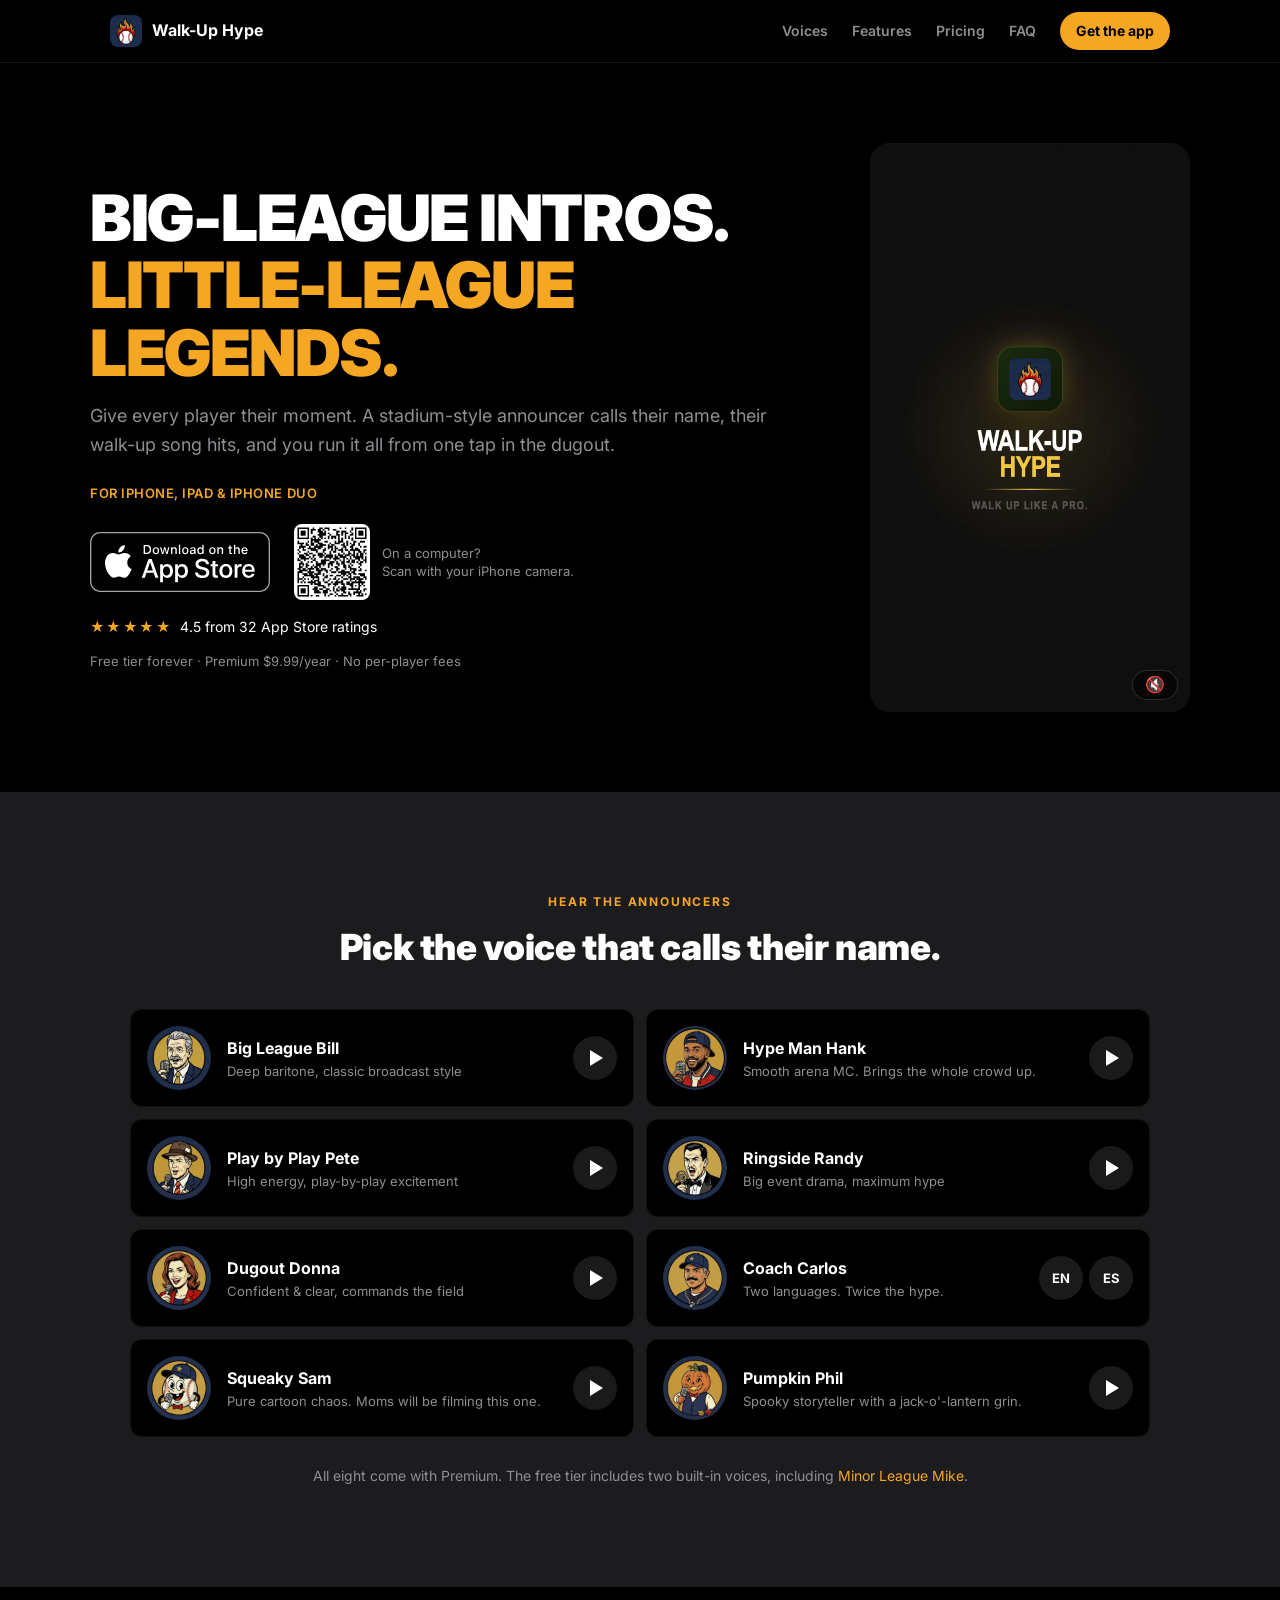
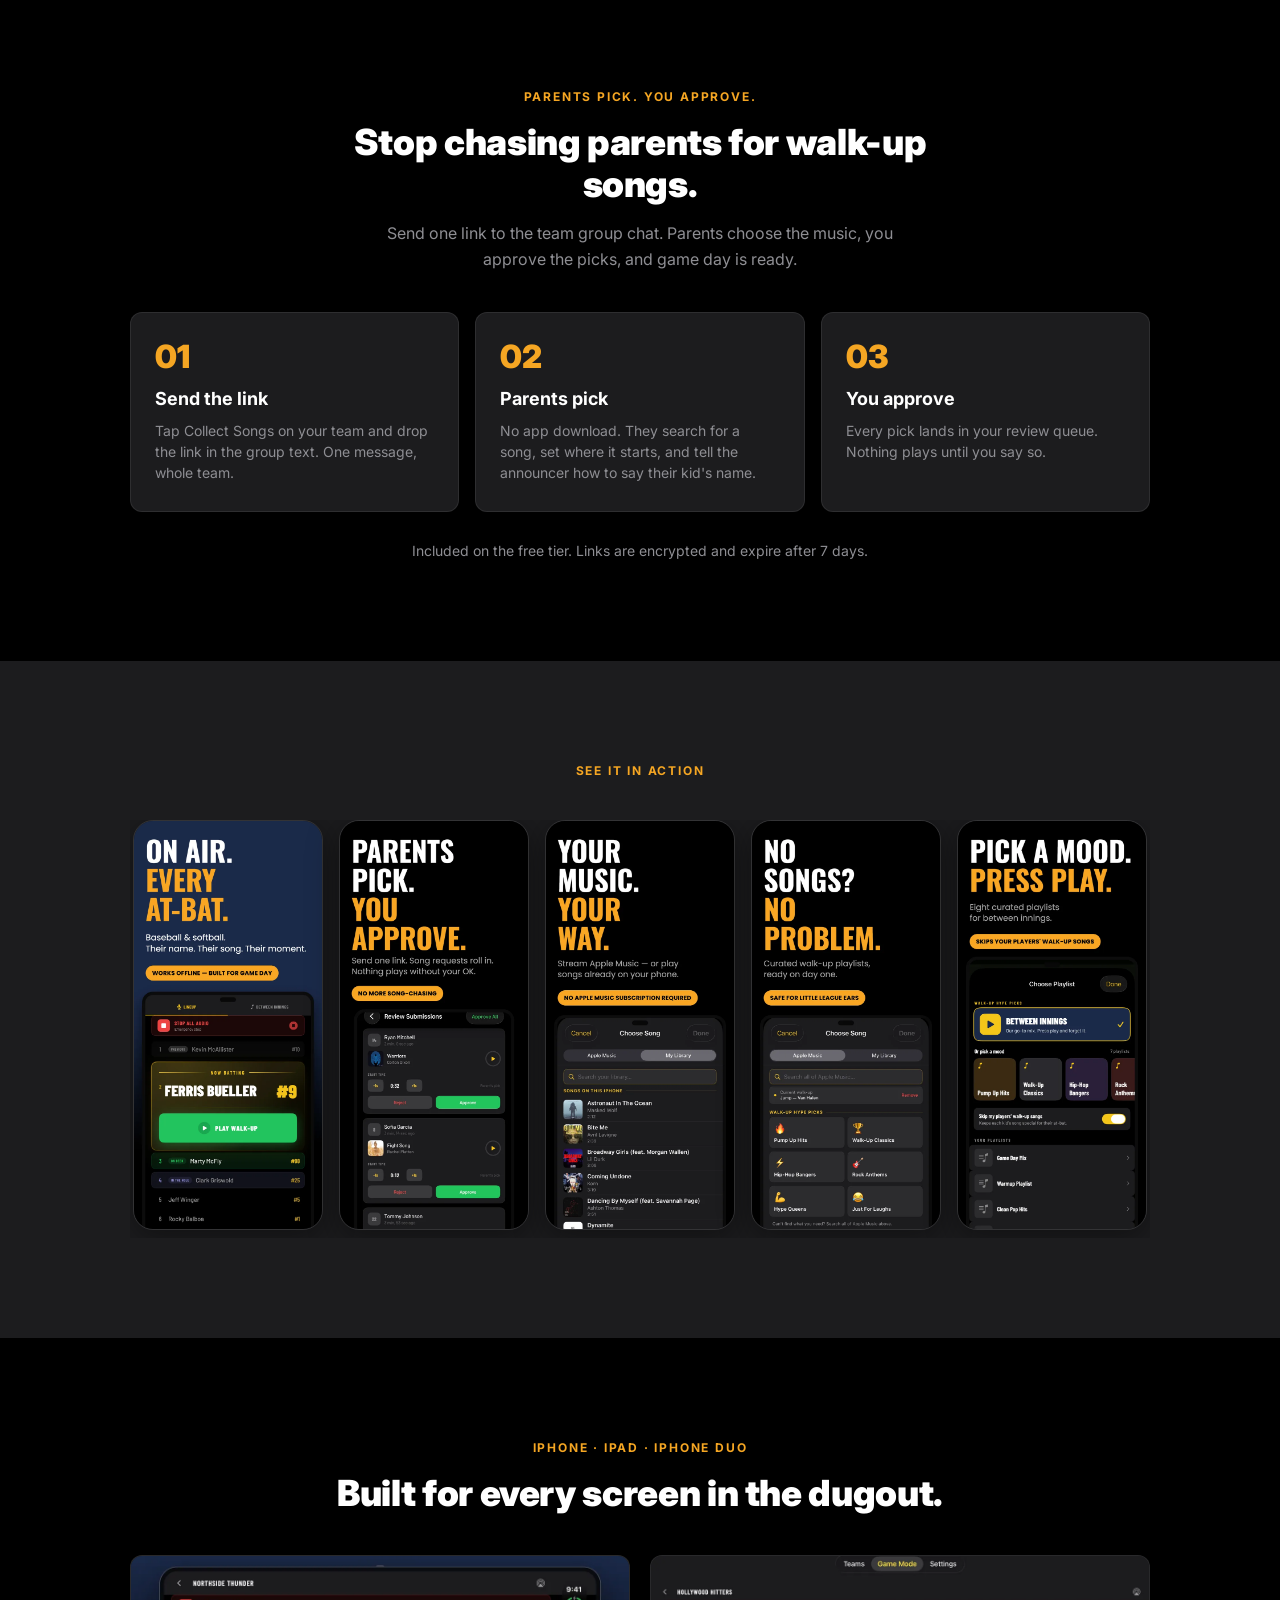
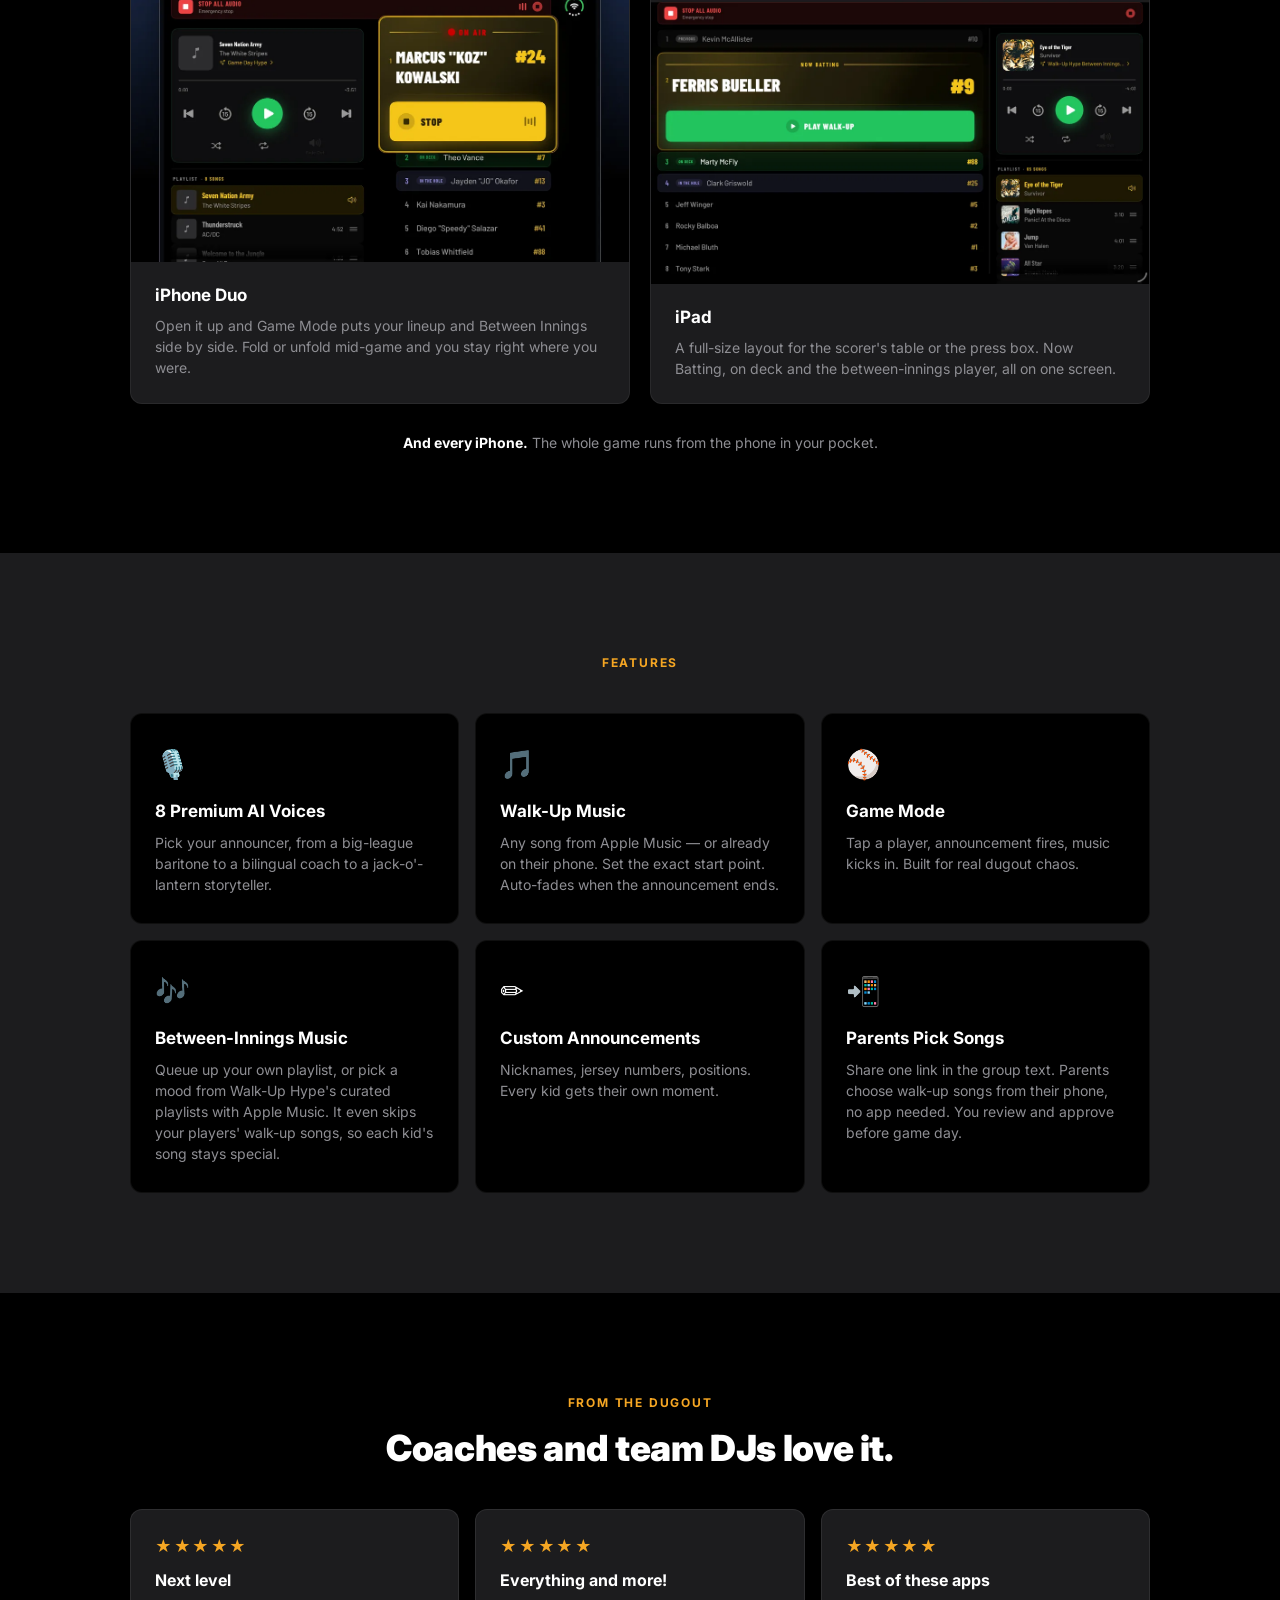
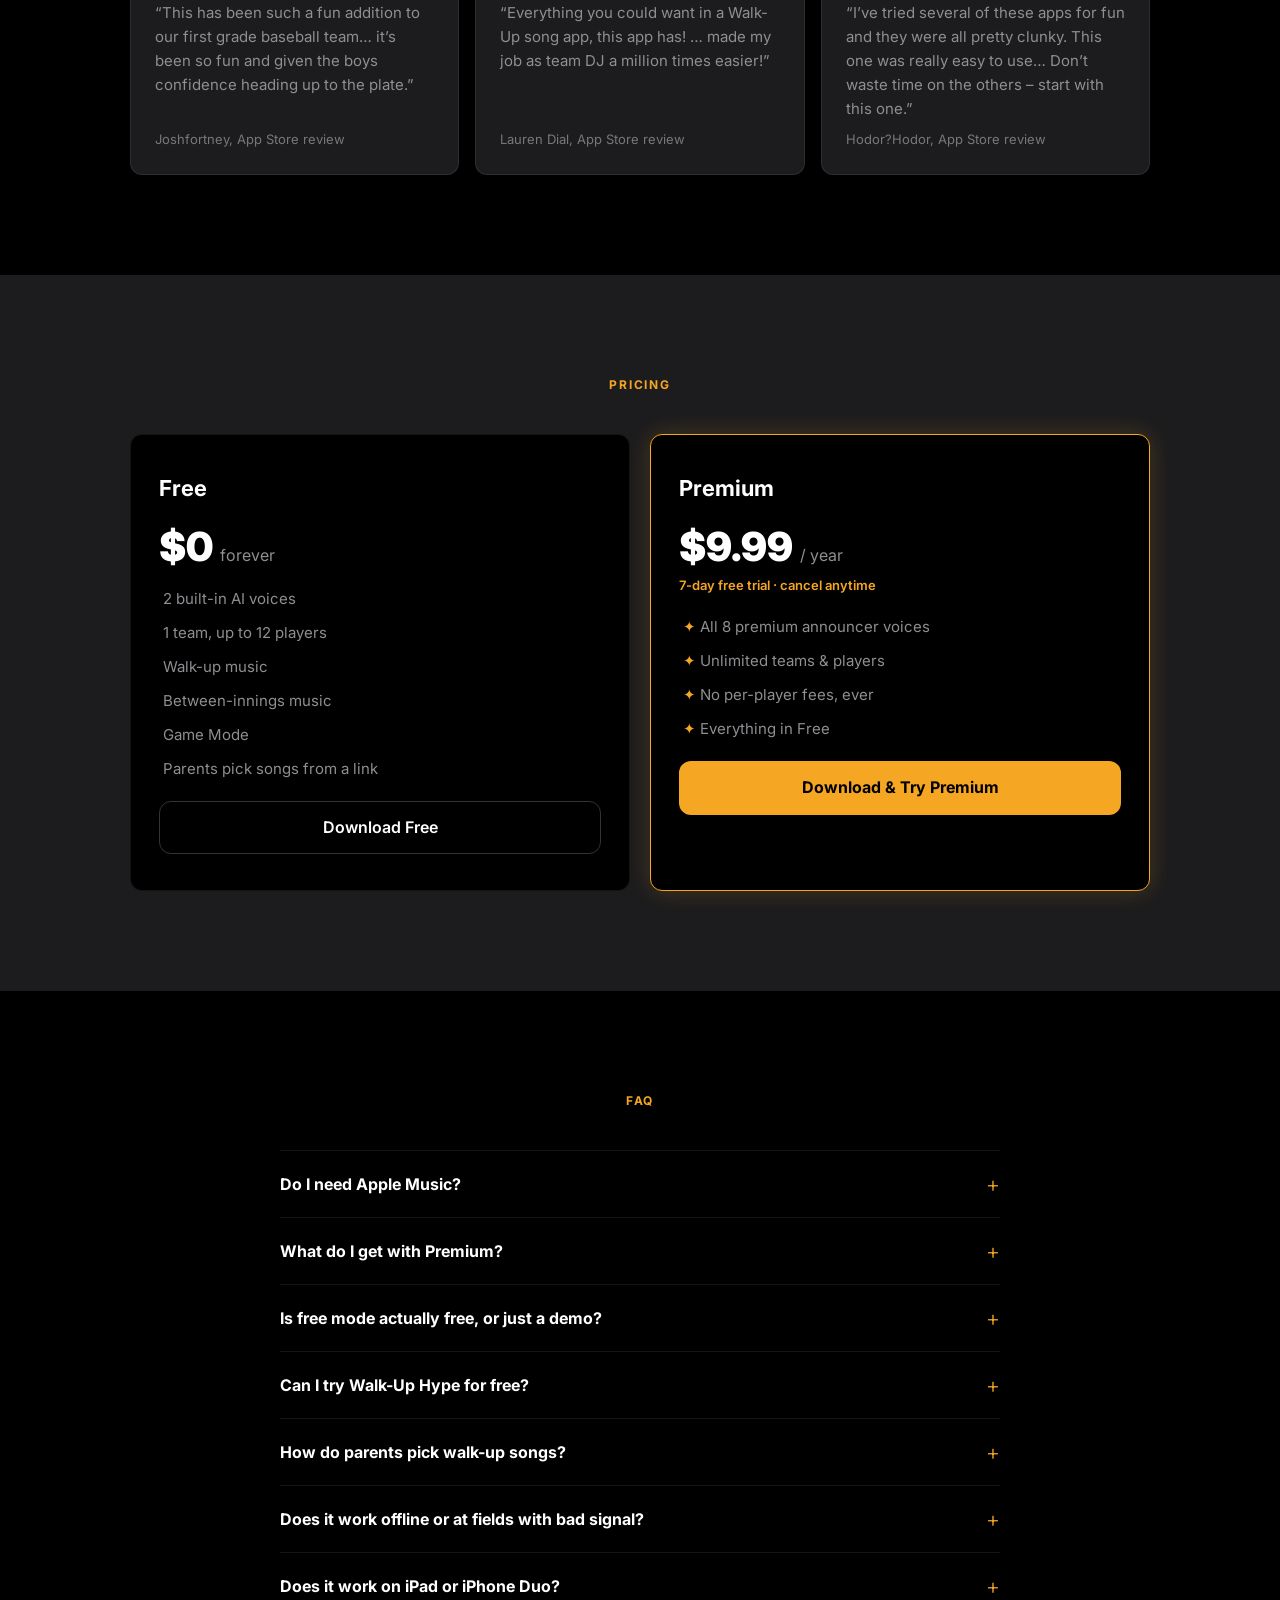
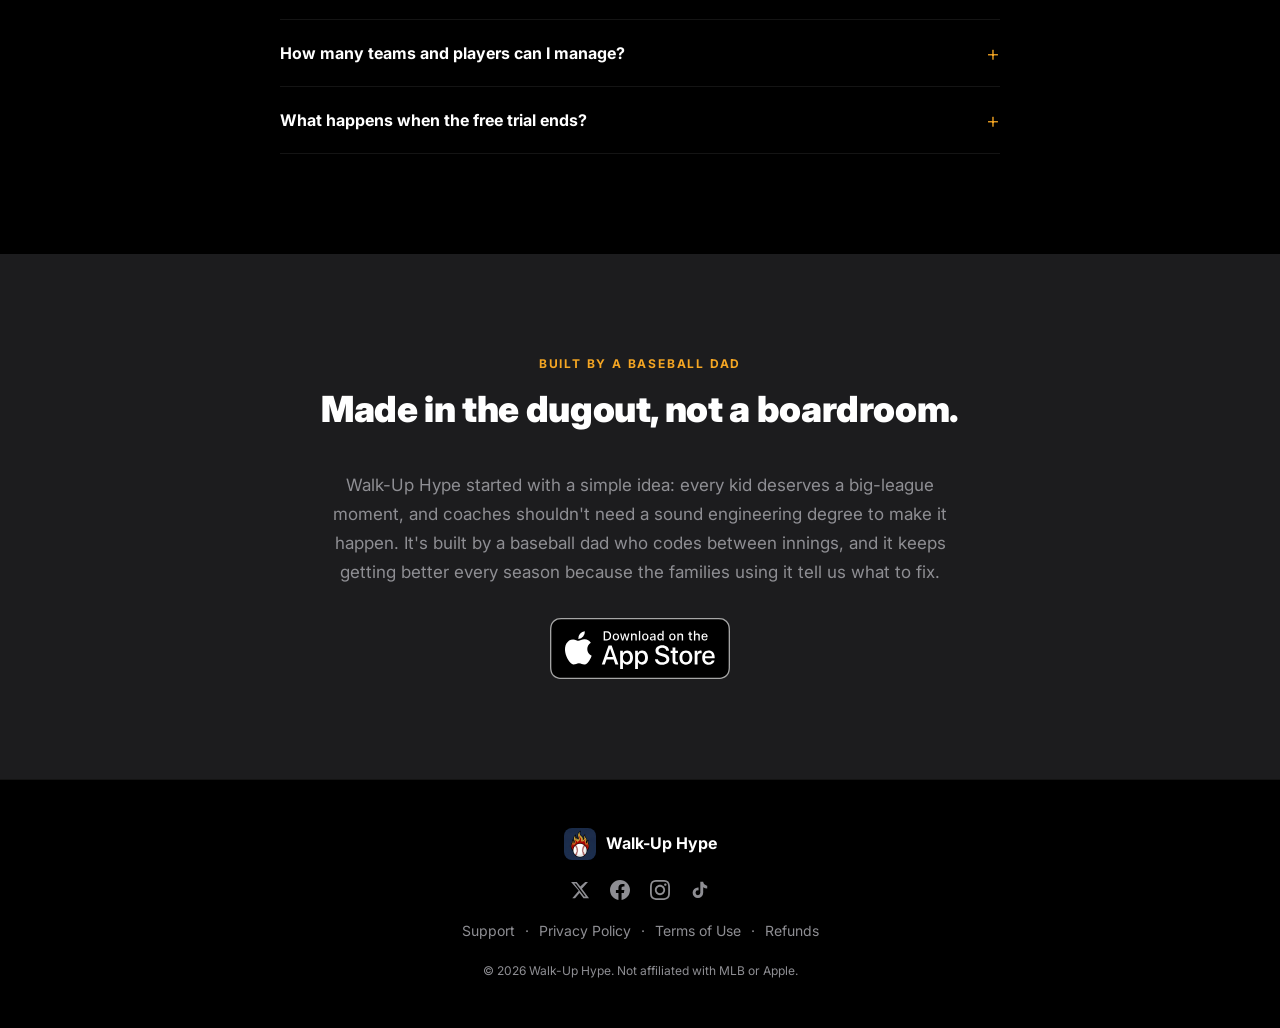
<file: index.html>
<!DOCTYPE html>
<html lang="en">
<head>
  <meta charset="UTF-8" />
  <meta name="viewport" content="width=device-width, initial-scale=1.0" />
  <meta name="description" content="Walk-up songs and stadium-style PA announcements for youth baseball &amp; softball. 8 AI announcer voices, parents pick songs from a link, works offline. Free on iPhone, iPad and iPhone Duo." />
  <title>Walk-Up Hype — Walk-Up Songs &amp; PA Announcer for Youth Baseball &amp; Softball</title>
  <link rel="canonical" href="https://walkuphype.com/" />
  <link rel="icon" type="image/png" href="assets/icon.png" />
  <link rel="apple-touch-icon" href="assets/apple-touch-icon.png" />
  <meta name="apple-itunes-app" content="app-id=6760152910" />
  <meta name="theme-color" content="#000000" />

  <meta property="og:type" content="website" />
  <meta property="og:site_name" content="Walk-Up Hype" />
  <meta property="og:url" content="https://walkuphype.com/" />
  <meta property="og:title" content="Walk-Up Hype — Big-league intros. Little-league legends." />
  <meta property="og:description" content="A stadium announcer calls their name. Their walk-up song hits. Youth baseball &amp; softball, free on the App Store." />
  <meta property="og:image" content="https://walkuphype.com/assets/og-image.png" />
  <meta property="og:image:width" content="1200" />
  <meta property="og:image:height" content="630" />
  <meta property="og:image:alt" content="Walk-Up Hype: Big-league intros. Little-league legends." />
  <meta name="twitter:card" content="summary_large_image" />
  <meta name="twitter:site" content="@walkuphype" />

  <script type="application/ld+json">
  {
    "@context": "https://schema.org",
    "@type": "MobileApplication",
    "name": "Walk-Up Hype",
    "url": "https://walkuphype.com/",
    "image": "https://walkuphype.com/assets/walkuphype1024.png",
    "description": "Walk-up songs and AI PA announcements for youth baseball and softball.",
    "operatingSystem": "iOS, iPadOS",
    "applicationCategory": "SportsApplication",
    "installUrl": "https://apps.apple.com/us/app/walk-up-hype/id6760152910",
    "offers": [
      { "@type": "Offer", "name": "Free", "price": "0", "priceCurrency": "USD" },
      { "@type": "Offer", "name": "Premium (yearly)", "price": "9.99", "priceCurrency": "USD" }
    ]
  }
  </script>

  <script>
    !function(t,e){var o,n,p,r;e.__SV||(window.posthog=e,e._i=[],e.init=function(i,s,a){function g(t,e){var o=e.split(".");2==o.length&&(t=t[o[0]],e=o[1]),t[e]=function(){t.push([e].concat(Array.prototype.slice.call(arguments,0)))}}(p=t.createElement("script")).type="text/javascript",p.crossOrigin="anonymous",p.async=!0,p.src=s.api_host.replace(".i.posthog.com","-assets.i.posthog.com")+"/static/array.js",(r=t.getElementsByTagName("script")[0]).parentNode.insertBefore(p,r);var u=e;for(void 0!==a?u=e[a]=[]:a="posthog",u.people=u.people||[],u.toString=function(t){var e="posthog";return"posthog"!==a&&(e+="."+a),t||(e+=" (stub)"),e},u.people.toString=function(){return u.toString(1)+".people (stub)"},o="init push capture register register_once register_for_session unregister unregister_for_session getFeatureFlag getFeatureFlagPayload isFeatureEnabled reloadFeatureFlags updateEarlyAccessFeatureEnrollment getEarlyAccessFeatures on onFeatureFlags onSessionId getSurveys getActiveMatchingSurveys renderSurvey canRenderSurvey getNextSurveyStep identify setPersonProperties group resetGroups setPersonPropertiesForFlags resetPersonPropertiesForFlags setGroupPropertiesForFlags resetGroupPropertiesForFlags reset get_distinct_id getGroups get_session_id get_session_replay_url alias set_config startSessionRecording stopSessionRecording sessionRecordingStarted captureException loadToolbar get_property getSessionProperty createPersonProfile opt_in_capturing opt_out_capturing has_opted_in_capturing has_opted_out_capturing clear_opt_in_out_capturing debug".split(" "),n=0;n<o.length;n++)g(u,o[n]);e._i.push([i,s,a])},e.__SV=1)}(document,window.posthog||[]);
    posthog.init('phc_oMfY9ej7EfuQTDdnLDNtxcgZhyaKgr45NkZavYb8Rs6c', {
      api_host: 'https://us.i.posthog.com',
      person_profiles: 'identified_only',
      disable_session_recording: true,
      capture_pageview: true,
      capture_pageleave: true
    });
  </script>
  <link rel="preconnect" href="https://fonts.googleapis.com" />
  <link rel="preconnect" href="https://fonts.gstatic.com" crossorigin />
  <link href="https://fonts.googleapis.com/css2?family=Inter:wght@400;600;700;900&display=swap" rel="stylesheet" />
  <link rel="stylesheet" href="style.css" />
</head>
<body>

  <!-- ===================== NAV ===================== -->
  <header class="site-nav">
    <div class="nav-inner">
      <a href="#hero" class="nav-brand">
        <img src="assets/icon.png" alt="" width="32" height="32" />
        <span>Walk-Up Hype</span>
      </a>
      <nav class="nav-links" aria-label="Sections">
        <a href="#voices">Voices</a>
        <a href="#features">Features</a>
        <a href="#pricing">Pricing</a>
        <a href="#faq">FAQ</a>
      </nav>
      <a href="https://apps.apple.com/app/apple-store/id6760152910?pt=128405385&amp;ct=walkuphype.com%20website&amp;mt=8" data-placement="nav" class="nav-cta">Get the app</a>
    </div>
  </header>

  <!-- ===================== HERO ===================== -->
  <section id="hero">
    <div class="hero-inner">
      <div class="hero-text">
        <h1 class="hero-headline">
          BIG-LEAGUE INTROS.<br />
          <span class="gold">LITTLE-LEAGUE LEGENDS.</span>
        </h1>
        <p class="hero-subhead">
          Give every player their moment. A stadium-style announcer calls their name, their walk-up song hits, and you run it all from one tap in the dugout.
        </p>
        <p class="hero-devices">For iPhone, iPad &amp; iPhone Duo</p>
        <div class="hero-cta">
          <a href="https://apps.apple.com/app/apple-store/id6760152910?pt=128405385&amp;ct=walkuphype.com%20website&amp;mt=8" data-placement="hero" class="appstore-badge">
            <img src="assets/app-store-badge.svg" alt="Download on the App Store" width="180" height="60" />
          </a>
          <div class="hero-qr">
            <img src="assets/qr-app-store.png" alt="QR code for Walk-Up Hype on the App Store" width="76" height="76" />
            <span>On a computer?<br />Scan with your iPhone camera.</span>
          </div>
        </div>
        <p class="hero-rating"><span class="stars" aria-hidden="true">★★★★★</span> 4.5 from 32 App Store ratings</p>
        <p class="hero-footnote">Free tier forever &middot; Premium $9.99/year &middot; No per-player fees</p>
      </div>
      <div class="hero-video-wrap">
        <video class="promo-video" autoplay muted loop playsinline poster="assets/promo-poster.jpg">
          <source src="assets/promo.mp4" type="video/mp4" />
        </video>
        <button class="video-sound-btn" aria-label="Toggle sound">🔇</button>
      </div>
    </div>
  </section>

  <!-- ===================== VOICES ===================== -->
  <section id="voices">
    <div class="section-inner">
      <p class="section-label">HEAR THE ANNOUNCERS</p>
      <h2 class="section-title">Pick the voice that calls their name.</h2>
      <div class="voices-grid">
        <div class="voice-card">
          <img src="assets/voices/bill.webp" alt="" class="voice-portrait" width="64" height="64" loading="lazy" />
          <div class="voice-text">
            <h3>Big League Bill</h3>
            <p>Deep baritone, classic broadcast style</p>
          </div>
          <button class="voice-play" data-voice="bill" data-audio="assets/voices/preview_bigLeagueBill.mp3" aria-label="Play Big League Bill"><span class="voice-play-icon" aria-hidden="true"></span></button>
        </div>
        <div class="voice-card">
          <img src="assets/voices/hank.webp" alt="" class="voice-portrait" width="64" height="64" loading="lazy" />
          <div class="voice-text">
            <h3>Hype Man Hank</h3>
            <p>Smooth arena MC. Brings the whole crowd up.</p>
          </div>
          <button class="voice-play" data-voice="hank" data-audio="assets/voices/preview_hypeManHank.mp3" aria-label="Play Hype Man Hank"><span class="voice-play-icon" aria-hidden="true"></span></button>
        </div>
        <div class="voice-card">
          <img src="assets/voices/pete.webp" alt="" class="voice-portrait" width="64" height="64" loading="lazy" />
          <div class="voice-text">
            <h3>Play by Play Pete</h3>
            <p>High energy, play-by-play excitement</p>
          </div>
          <button class="voice-play" data-voice="pete" data-audio="assets/voices/preview_playByPlayPete.mp3" aria-label="Play Play by Play Pete"><span class="voice-play-icon" aria-hidden="true"></span></button>
        </div>
        <div class="voice-card">
          <img src="assets/voices/randy.webp" alt="" class="voice-portrait" width="64" height="64" loading="lazy" />
          <div class="voice-text">
            <h3>Ringside Randy</h3>
            <p>Big event drama, maximum hype</p>
          </div>
          <button class="voice-play" data-voice="randy" data-audio="assets/voices/preview_ringsideRandy.mp3" aria-label="Play Ringside Randy"><span class="voice-play-icon" aria-hidden="true"></span></button>
        </div>
        <div class="voice-card">
          <img src="assets/voices/donna.webp" alt="" class="voice-portrait" width="64" height="64" loading="lazy" />
          <div class="voice-text">
            <h3>Dugout Donna</h3>
            <p>Confident &amp; clear, commands the field</p>
          </div>
          <button class="voice-play" data-voice="donna" data-audio="assets/voices/preview_dugoutDonna.mp3" aria-label="Play Dugout Donna"><span class="voice-play-icon" aria-hidden="true"></span></button>
        </div>
        <div class="voice-card">
          <img src="assets/voices/carlos.webp" alt="" class="voice-portrait" width="64" height="64" loading="lazy" />
          <div class="voice-text">
            <h3>Coach Carlos</h3>
            <p>Two languages. Twice the hype.</p>
          </div>
          <div class="voice-lang"><button class="voice-play voice-play--lang" data-voice="carlos-en" data-audio="assets/voices/preview_coachCarlos_en.mp3" aria-label="Play Coach Carlos in English">EN</button><button class="voice-play voice-play--lang" data-voice="carlos-es" data-audio="assets/voices/preview_coachCarlos_es.mp3" aria-label="Play Coach Carlos in Spanish">ES</button></div>
        </div>
        <div class="voice-card">
          <img src="assets/voices/sam.webp" alt="" class="voice-portrait" width="64" height="64" loading="lazy" />
          <div class="voice-text">
            <h3>Squeaky Sam</h3>
            <p>Pure cartoon chaos. Moms will be filming this one.</p>
          </div>
          <button class="voice-play" data-voice="sam" data-audio="assets/voices/preview_squeakySam.mp3" aria-label="Play Squeaky Sam"><span class="voice-play-icon" aria-hidden="true"></span></button>
        </div>
        <div class="voice-card">
          <img src="assets/voices/phil.webp" alt="" class="voice-portrait" width="64" height="64" loading="lazy" />
          <div class="voice-text">
            <h3>Pumpkin Phil</h3>
            <p>Spooky storyteller with a jack-o'-lantern grin.</p>
          </div>
          <button class="voice-play" data-voice="phil" data-audio="assets/voices/preview_pumpkinPhil.mp3" aria-label="Play Pumpkin Phil"><span class="voice-play-icon" aria-hidden="true"></span></button>
        </div>
      </div>
      <p class="voices-note">All eight come with Premium. The free tier includes two built-in voices, including <a href="minor-league-mike.html">Minor League Mike</a>.</p>
    </div>
  </section>

  <!-- ===================== PARENTS PICK ===================== -->
  <section id="parents-pick">
    <div class="section-inner">
      <p class="section-label">PARENTS PICK. YOU APPROVE.</p>
      <h2 class="section-title">Stop chasing parents for walk-up songs.</h2>
      <p class="section-sub">Send one link to the team group chat. Parents choose the music, you approve the picks, and game day is ready.</p>
      <ol class="steps">
        <li class="step">
          <span class="step-num">01</span>
          <h3>Send the link</h3>
          <p>Tap Collect Songs on your team and drop the link in the group text. One message, whole team.</p>
        </li>
        <li class="step">
          <span class="step-num">02</span>
          <h3>Parents pick</h3>
          <p>No app download. They search for a song, set where it starts, and tell the announcer how to say their kid's name.</p>
        </li>
        <li class="step">
          <span class="step-num">03</span>
          <h3>You approve</h3>
          <p>Every pick lands in your review queue. Nothing plays until you say so.</p>
        </li>
      </ol>
      <p class="steps-note">Included on the free tier. Links are encrypted and expire after 7 days.</p>
    </div>
  </section>

  <!-- ===================== SCREENSHOTS ===================== -->
  <section id="screenshots" class="screenshots-section">
    <div class="section-inner">
      <p class="section-label">SEE IT IN ACTION</p>
      <div class="screenshots-row">
        <img src="assets/shot-onair.webp" alt="Game Mode: the active batter on air" class="screenshot" width="660" height="1431" loading="lazy" decoding="async" />
        <img src="assets/shot-collab.webp" alt="Parents submit songs and you approve them" class="screenshot" width="660" height="1431" loading="lazy" decoding="async" />
        <img src="assets/shot-yourmusic.webp" alt="Pick songs from Apple Music or your own library" class="screenshot" width="660" height="1431" loading="lazy" decoding="async" />
        <img src="assets/shot-picks.webp" alt="Curated walk-up playlists" class="screenshot" width="660" height="1431" loading="lazy" decoding="async" />
        <img src="assets/shot-shelf.webp" alt="Between Innings picks: pick a mood, skip your players' walk-up songs" class="screenshot" width="660" height="1431" loading="lazy" decoding="async" />
      </div>
    </div>
  </section>

  <!-- ===================== DEVICES ===================== -->
  <section id="devices">
    <div class="section-inner">
      <p class="section-label">IPHONE &middot; IPAD &middot; IPHONE DUO</p>
      <h2 class="section-title">Built for every screen in the dugout.</h2>
      <div class="devices-grid">
        <figure class="device-card">
          <img src="assets/device-duo.webp" alt="Walk-Up Hype on iPhone Duo with the lineup and Between Innings side by side" width="1100" height="677" loading="lazy" decoding="async" />
          <figcaption>
            <h3>iPhone Duo</h3>
            <p>Open it up and Game Mode puts your lineup and Between Innings side by side. Fold or unfold mid-game and you stay right where you were.</p>
          </figcaption>
        </figure>
        <figure class="device-card">
          <img src="assets/device-ipad.webp" alt="Walk-Up Hype Game Mode on iPad" width="1100" height="726" loading="lazy" decoding="async" />
          <figcaption>
            <h3>iPad</h3>
            <p>A full-size layout for the scorer's table or the press box. Now Batting, on deck and the between-innings player, all on one screen.</p>
          </figcaption>
        </figure>
      </div>
      <p class="devices-note"><strong>And every iPhone.</strong> The whole game runs from the phone in your pocket.</p>
    </div>
  </section>

  <!-- ===================== FEATURES ===================== -->
  <section id="features">
    <div class="section-inner">
      <p class="section-label">FEATURES</p>
      <div class="features-grid">

        <div class="feature-card">
          <span class="feature-icon">🎙️</span>
          <h3>8 Premium AI Voices</h3>
          <p>Pick your announcer, from a big-league baritone to a bilingual coach to a jack-o'-lantern storyteller.</p>
        </div>

        <div class="feature-card">
          <span class="feature-icon">🎵</span>
          <h3>Walk-Up Music</h3>
          <p>Any song from Apple Music — or already on their phone. Set the exact start point. Auto-fades when the announcement ends.</p>
        </div>

        <div class="feature-card">
          <span class="feature-icon">⚾</span>
          <h3>Game Mode</h3>
          <p>Tap a player, announcement fires, music kicks in. Built for real dugout chaos.</p>
        </div>

        <div class="feature-card">
          <span class="feature-icon">🎶</span>
          <h3>Between-Innings Music</h3>
          <p>Queue up your own playlist, or pick a mood from Walk-Up Hype's curated playlists with Apple Music. It even skips your players' walk-up songs, so each kid's song stays special.</p>
        </div>

        <div class="feature-card">
          <span class="feature-icon">✏️</span>
          <h3>Custom Announcements</h3>
          <p>Nicknames, jersey numbers, positions. Every kid gets their own moment.</p>
        </div>

        <div class="feature-card">
          <span class="feature-icon">📲</span>
          <h3>Parents Pick Songs</h3>
          <p>Share one link in the group text. Parents choose walk-up songs from their phone, no app needed. You review and approve before game day.</p>
        </div>

      </div>
    </div>
  </section>

  <!-- ===================== REVIEWS ===================== -->
  <section id="reviews">
    <div class="section-inner">
      <p class="section-label">FROM THE DUGOUT</p>
      <h2 class="section-title">Coaches and team DJs love it.</h2>
      <div class="reviews-grid">
        <figure class="review-card">
          <p class="review-stars" aria-label="5 out of 5 stars">★★★★★</p>
          <p class="review-title">Next level</p>
          <blockquote>&ldquo;This has been such a fun addition to our first grade baseball team&hellip; it&rsquo;s been so fun and given the boys confidence heading up to the plate.&rdquo;</blockquote>
          <figcaption>Joshfortney, App Store review</figcaption>
        </figure>
        <figure class="review-card">
          <p class="review-stars" aria-label="5 out of 5 stars">★★★★★</p>
          <p class="review-title">Everything and more!</p>
          <blockquote>&ldquo;Everything you could want in a Walk-Up song app, this app has! &hellip; made my job as team DJ a million times easier!&rdquo;</blockquote>
          <figcaption>Lauren Dial, App Store review</figcaption>
        </figure>
        <figure class="review-card">
          <p class="review-stars" aria-label="5 out of 5 stars">★★★★★</p>
          <p class="review-title">Best of these apps</p>
          <blockquote>&ldquo;I&rsquo;ve tried several of these apps for fun and they were all pretty clunky. This one was really easy to use&hellip; Don&rsquo;t waste time on the others &ndash; start with this one.&rdquo;</blockquote>
          <figcaption>Hodor?Hodor, App Store review</figcaption>
        </figure>
      </div>
    </div>
  </section>

  <!-- ===================== PRICING ===================== -->
  <section id="pricing">
    <div class="section-inner">
      <p class="section-label">PRICING</p>
      <div class="pricing-cards">

        <!-- Free -->
        <div class="pricing-card">
          <h3 class="pricing-tier">Free</h3>
          <p class="pricing-price">$0 <span>forever</span></p>
          <ul class="pricing-features">
            <li>2 built-in AI voices</li>
            <li>1 team, up to 12 players</li>
            <li>Walk-up music</li>
            <li>Between-innings music</li>
            <li>Game Mode</li>
            <li>Parents pick songs from a link</li>
          </ul>
          <a href="https://apps.apple.com/app/apple-store/id6760152910?pt=128405385&amp;ct=walkuphype.com%20website&amp;mt=8" data-placement="pricing-free" class="btn-secondary">Download Free</a>
        </div>

        <!-- Premium -->
        <div class="pricing-card pricing-card--premium">
          <h3 class="pricing-tier">Premium</h3>
          <p class="pricing-price">$9.99 <span>/ year</span></p>
          <p class="pricing-trial">7-day free trial &middot; cancel anytime</p>
          <ul class="pricing-features">
            <li><span class="gold">✦</span> All 8 premium announcer voices</li>
            <li><span class="gold">✦</span> Unlimited teams &amp; players</li>
            <li><span class="gold">✦</span> No per-player fees, ever</li>
            <li><span class="gold">✦</span> Everything in Free</li>
          </ul>
          <a href="https://apps.apple.com/app/apple-store/id6760152910?pt=128405385&amp;ct=walkuphype.com%20website&amp;mt=8" data-placement="pricing-premium" class="btn-primary">Download &amp; Try Premium</a>
        </div>

      </div>
    </div>
  </section>

  <!-- ===================== FAQ ===================== -->
  <section id="faq">
    <div class="section-inner">
      <p class="section-label">FAQ</p>
      <div class="faq-list">

        <details class="faq-item">
          <summary class="faq-q">Do I need Apple Music?</summary>
          <p class="faq-a">Nope — no subscription required. Walk-up songs play from Apple Music if you've got it, or straight from your phone's own music library if you don't. Either way, it's trimmed, timed, and cued to the exact moment you pick. No Apple Music at all? Announcements still fire. Your kid still gets their moment.</p>
        </details>

        <details class="faq-item">
          <summary class="faq-q">What do I get with Premium?</summary>
          <p class="faq-a">Eight premium announcer voices: Big League Bill, Hype Man Hank, Play by Play Pete, Ringside Randy, Dugout Donna, Coach Carlos (bilingual English/Spanish), Squeaky Sam, and Pumpkin Phil. Unlimited teams and players. A 7-day free trial, then $9.99/year. That's it. No hidden tiers, no per-feature unlocks. If you're running multiple teams or you want your kids to sound like they're walking up at a real ballpark, Premium is worth every penny.</p>
        </details>

        <details class="faq-item">
          <summary class="faq-q">Is free mode actually free, or just a demo?</summary>
          <p class="faq-a">Actually free. No timer, no watermark, no "upgrade to continue." We built a real working app for free users because not every family can justify another subscription, and every kid deserves a walk-up moment, regardless. One team, up to 12 players, walk-up music, between-innings playlist, Game Mode, the whole experience. It's not a taste. It's the thing. We've worked hard to make Premium worth your business, but if that's not in the budget right now, we hope the free mode gives your kid their moment. It's yours, free of charge, for as long as Walk-Up Hype is on the App Store.</p>
        </details>

        <details class="faq-item">
          <summary class="faq-q">Can I try Walk-Up Hype for free?</summary>
          <p class="faq-a">Absolutely. The free tier includes Game Mode, walk-up music, between-innings music, parent song collection, and two built-in announcer voices. One of them, Minor League Mike, is an enhanced voice that takes a free one-time download in your iPhone settings. <a href="minor-league-mike.html">Here's the two-minute setup.</a> Want the full stadium sound? Premium's 7-day free trial unlocks all eight premium voices.</p>
        </details>

        <details class="faq-item">
          <summary class="faq-q">How do parents pick walk-up songs?</summary>
          <p class="faq-a">You tap "Collect Songs" on your team, and the app gives you a shareable link. Drop it in the group text. Each parent opens the link on their phone (no app install needed), searches Apple Music, picks a song, sets the start time, and even tells the announcer how to pronounce their kid's name. You see every submission in a review queue and approve or reject before it hits the roster. The whole thing is encrypted and auto-expires after 7 days.</p>
        </details>

        <details class="faq-item">
          <summary class="faq-q">Does it work offline or at fields with bad signal?</summary>
          <p class="faq-a">We built this for real fields, and real fields have terrible cell service. Walk-Up Hype has a "Save for Offline" feature that pre-generates every announcement for your entire roster and caches it to your device before you leave the house. Using songs from your phone's own library? Those are already offline-proof. Downloaded songs in Apple Music work great too. Either way, your whole game runs without a single bar of signal. Announcements fire, music kicks in, crowd goes wild. No Wi-Fi required.</p>
        </details>

        <details class="faq-item">
          <summary class="faq-q">Does it work on iPad or iPhone Duo?</summary>
          <p class="faq-a">Yes. Walk-Up Hype runs on iPhone, iPad, and iPhone Duo. On iPhone Duo, open it up and Game Mode puts your lineup and Between Innings side by side, so Now Batting and your playlist are on screen together. Fold or unfold mid-game and you stay right where you were.</p>
        </details>

        <details class="faq-item">
          <summary class="faq-q">How many teams and players can I manage?</summary>
          <p class="faq-a">Free is 1 team, up to 12 players. Plenty for a single squad. Premium is unlimited. Coach two teams? Run a whole league? Go for it.</p>
        </details>

        <details class="faq-item">
          <summary class="faq-q">What happens when the free trial ends?</summary>
          <p class="faq-a">You drop to the free tier automatically. All your data stays intact. Your teams, players, and announcements are still there. You just can't add a second team or add players beyond 12 until you resubscribe. Resubscribe and everything unlocks immediately.</p>
        </details>

      </div>
    </div>
  </section>

  <!-- ===================== FOUNDER ===================== -->
  <section id="founder">
    <div class="section-inner founder-inner">
      <p class="section-label">BUILT BY A BASEBALL DAD</p>
      <h2 class="section-title">Made in the dugout, not a boardroom.</h2>
      <p class="founder-text">Walk-Up Hype started with a simple idea: every kid deserves a big-league moment, and coaches shouldn't need a sound engineering degree to make it happen. It's built by a baseball dad who codes between innings, and it keeps getting better every season because the families using it tell us what to fix.</p>
      <a href="https://apps.apple.com/app/apple-store/id6760152910?pt=128405385&amp;ct=walkuphype.com%20website&amp;mt=8" data-placement="founder" class="appstore-badge">
        <img src="assets/app-store-badge.svg" alt="Download on the App Store" width="180" height="60" />
      </a>
    </div>
  </section>

  <!-- ===================== FOOTER ===================== -->
  <footer id="footer">
    <div class="footer-inner">
      <div class="footer-brand">
        <img src="assets/icon.png" alt="Walk-Up Hype" class="footer-icon" onerror="this.style.display='none'" />
        <span class="footer-wordmark">Walk-Up Hype</span>
      </div>
      <div class="footer-social">
        <a href="https://x.com/walkuphype" target="_blank" rel="noopener" aria-label="X / Twitter">
          <svg width="20" height="20" viewBox="0 0 24 24" fill="currentColor"><path d="M18.244 2.25h3.308l-7.227 8.26 8.502 11.24H16.17l-4.714-6.231-5.401 6.231H2.748l7.73-8.835L1.254 2.25H8.08l4.261 5.632 5.903-5.632Zm-1.161 17.52h1.833L7.084 4.126H5.117z"/></svg>
        </a>
        <a href="https://www.facebook.com/walkuphype" target="_blank" rel="noopener" aria-label="Facebook">
          <svg width="20" height="20" viewBox="0 0 24 24" fill="currentColor"><path d="M24 12.073C24 5.405 18.627 0 12 0S0 5.405 0 12.073C0 18.1 4.388 23.094 10.125 24v-8.437H7.078v-3.49h3.047V9.41c0-3.025 1.791-4.697 4.533-4.697 1.312 0 2.686.235 2.686.235v2.97h-1.513c-1.491 0-1.956.93-1.956 1.886v2.268h3.328l-.532 3.49h-2.796V24C19.612 23.094 24 18.1 24 12.073z"/></svg>
        </a>
        <a href="https://www.instagram.com/walkuphype" target="_blank" rel="noopener" aria-label="Instagram">
          <svg width="20" height="20" viewBox="0 0 24 24" fill="currentColor"><path d="M12 2.163c3.204 0 3.584.012 4.85.07 3.252.148 4.771 1.691 4.919 4.919.058 1.265.069 1.645.069 4.849 0 3.205-.012 3.584-.069 4.849-.149 3.225-1.664 4.771-4.919 4.919-1.266.058-1.644.07-4.85.07-3.204 0-3.584-.012-4.849-.07-3.26-.149-4.771-1.699-4.919-4.92-.058-1.265-.07-1.644-.07-4.849 0-3.204.013-3.583.07-4.849.149-3.227 1.664-4.771 4.919-4.919 1.266-.057 1.645-.069 4.849-.069zm0-2.163c-3.259 0-3.667.014-4.947.072-4.358.2-6.78 2.618-6.98 6.98-.059 1.281-.073 1.689-.073 4.948 0 3.259.014 3.668.072 4.948.2 4.358 2.618 6.78 6.98 6.98 1.281.058 1.689.072 4.948.072 3.259 0 3.668-.014 4.948-.072 4.354-.2 6.782-2.618 6.979-6.98.059-1.28.073-1.689.073-4.948 0-3.259-.014-3.667-.072-4.947-.196-4.354-2.617-6.78-6.979-6.98-1.281-.059-1.69-.073-4.949-.073zm0 5.838c-3.403 0-6.162 2.759-6.162 6.162s2.759 6.163 6.162 6.163 6.162-2.759 6.162-6.163c0-3.403-2.759-6.162-6.162-6.162zm0 10.162c-2.209 0-4-1.79-4-4 0-2.209 1.791-4 4-4s4 1.791 4 4c0 2.21-1.791 4-4 4zm6.406-11.845c-.796 0-1.441.645-1.441 1.44s.645 1.44 1.441 1.44c.795 0 1.439-.645 1.439-1.44s-.644-1.44-1.439-1.44z"/></svg>
        </a>
        <a href="https://www.tiktok.com/@walkuphype" target="_blank" rel="noopener" aria-label="TikTok">
          <svg width="20" height="20" viewBox="0 0 24 24" fill="currentColor"><path d="M19.59 6.69a4.83 4.83 0 0 1-3.77-4.25V2h-3.45v13.67a2.89 2.89 0 0 1-2.88 2.5 2.89 2.89 0 0 1-2.89-2.89 2.89 2.89 0 0 1 2.89-2.89c.28 0 .54.04.79.1V9.01a6.33 6.33 0 0 0-.79-.05 6.34 6.34 0 0 0-6.34 6.34 6.34 6.34 0 0 0 6.34 6.34 6.34 6.34 0 0 0 6.33-6.34V8.69a8.27 8.27 0 0 0 4.84 1.55V6.79a4.85 4.85 0 0 1-1.07-.1z"/></svg>
        </a>
      </div>
      <nav class="footer-links" aria-label="Footer navigation">
        <a href="mailto:support@walkuphype.com">Support</a>
        <span aria-hidden="true">&middot;</span>
        <a href="privacy.html">Privacy Policy</a>
        <span aria-hidden="true">&middot;</span>
        <a href="terms.html">Terms of Use</a>
        <span aria-hidden="true">&middot;</span>
        <a href="refunds.html">Refunds</a>
      </nav>
      <p class="footer-legal">
        &copy; 2026 Walk-Up Hype. Not affiliated with MLB or Apple.
      </p>
    </div>
  </footer>


  <script>
    document.querySelectorAll('a[href*="apps.apple.com"]').forEach(function (a) {
      a.addEventListener('click', function () {
        if (window.posthog) posthog.capture('appstore_clicked', { placement: a.dataset.placement || 'unknown' });
      });
    });

    (function () {
      var vid = document.querySelector('.promo-video');
      var audio = null, current = null;
      function stop() {
        if (audio) audio.pause();
        if (current) current.classList.remove('is-playing');
        audio = null; current = null;
      }
      window.stopVoicePreview = stop;
      document.querySelectorAll('.voice-play').forEach(function (btn) {
        btn.addEventListener('click', function () {
          if (current === btn) { stop(); return; }
          stop();
          if (vid) vid.muted = true;
          var soundBtn = document.querySelector('.video-sound-btn');
          if (soundBtn) soundBtn.innerHTML = '🔇';
          audio = new Audio(btn.dataset.audio);
          current = btn;
          btn.classList.add('is-playing');
          audio.addEventListener('ended', stop);
          audio.play().catch(stop);
          if (window.posthog) posthog.capture('voice_preview_played', { voice: btn.dataset.voice });
        });
      });
    })();

    (function () {
      var vid = document.querySelector('.promo-video');
      var btn = document.querySelector('.video-sound-btn');
      if (!vid || !btn) return;
      btn.addEventListener('click', function () {
        vid.muted = !vid.muted;
        if (!vid.muted && window.stopVoicePreview) window.stopVoicePreview();
        btn.innerHTML = vid.muted ? '🔇' : '🔊';
      });
    })();
  </script>

</body>
</html>
</file>
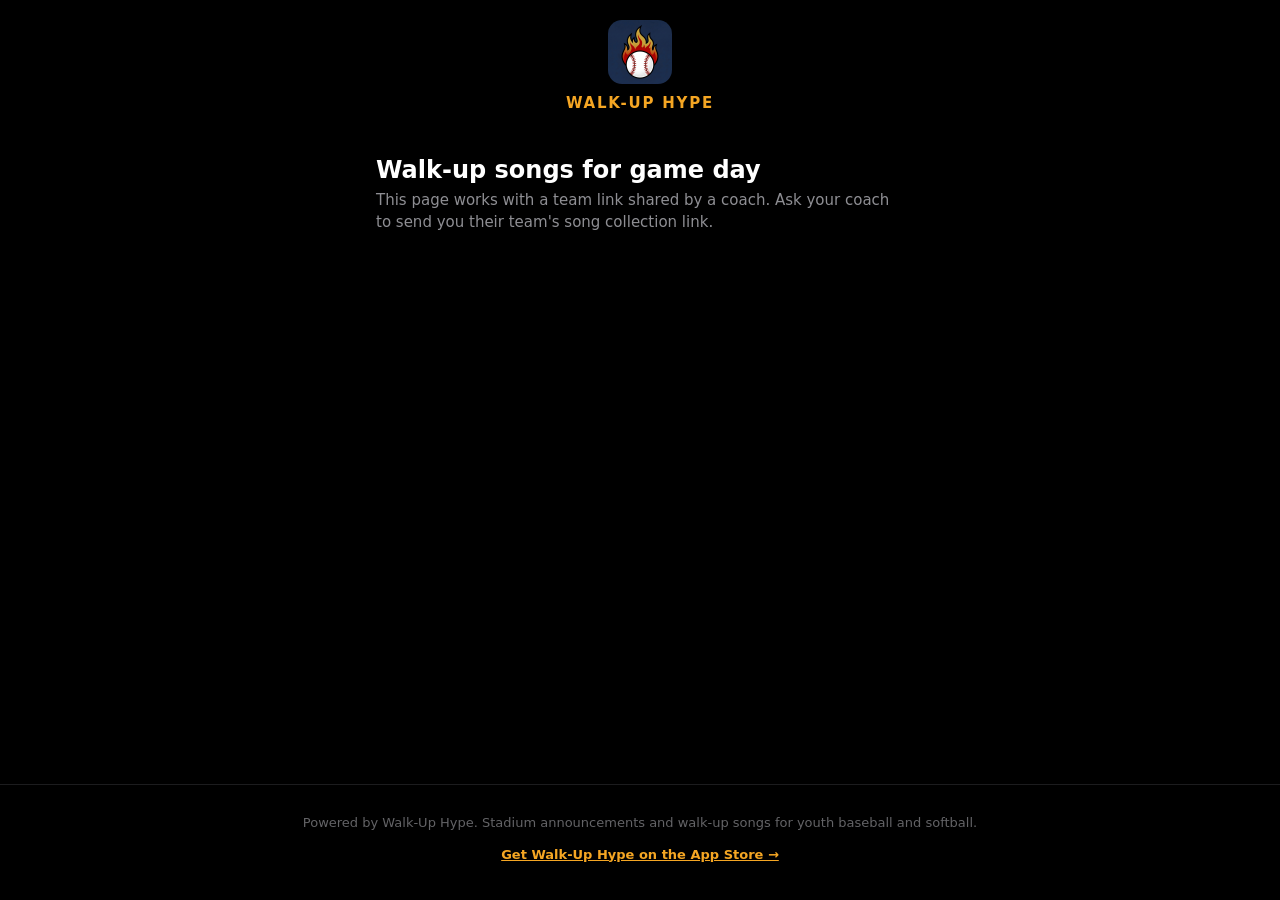
<file: team/index.html>
<!DOCTYPE html>
<html lang="en">
<head>
  <meta charset="UTF-8">
  <meta name="viewport" content="width=device-width, initial-scale=1.0">
  <title>Submit a Walk-Up Song</title>
  <meta name="description" content="Pick your player's walk-up song for game day.">
  <meta name="robots" content="noindex, nofollow">
  <link rel="icon" href="/assets/icon.png">
  <script>
    !function(t,e){var o,n,p,r;e.__SV||(window.posthog=e,e._i=[],e.init=function(i,s,a){function g(t,e){var o=e.split(".");2==o.length&&(t=t[o[0]],e=o[1]),t[e]=function(){t.push([e].concat(Array.prototype.slice.call(arguments,0)))}}(p=t.createElement("script")).type="text/javascript",p.crossOrigin="anonymous",p.async=!0,p.src=s.api_host.replace(".i.posthog.com","-assets.i.posthog.com")+"/static/array.js",(r=t.getElementsByTagName("script")[0]).parentNode.insertBefore(p,r);var u=e;for(void 0!==a?u=e[a]=[]:a="posthog",u.people=u.people||[],u.toString=function(t){var e="posthog";return"posthog"!==a&&(e+="."+a),t||(e+=" (stub)"),e},u.people.toString=function(){return u.toString(1)+".people (stub)"},o="init push capture register register_once register_for_session unregister unregister_for_session getFeatureFlag getFeatureFlagPayload isFeatureEnabled reloadFeatureFlags updateEarlyAccessFeatureEnrollment getEarlyAccessFeatures on onFeatureFlags onSessionId getSurveys getActiveMatchingSurveys renderSurvey canRenderSurvey getNextSurveyStep identify setPersonProperties group resetGroups setPersonPropertiesForFlags resetPersonPropertiesForFlags setGroupPropertiesForFlags resetGroupPropertiesForFlags reset get_distinct_id getGroups get_session_id get_session_replay_url alias set_config startSessionRecording stopSessionRecording sessionRecordingStarted captureException loadToolbar get_property getSessionProperty createPersonProfile opt_in_capturing opt_out_capturing has_opted_in_capturing has_opted_out_capturing clear_opt_in_out_capturing debug".split(" "),n=0;n<o.length;n++)g(u,o[n]);e._i.push([i,s,a])},e.__SV=1)}(document,window.posthog||[]);
    posthog.init('phc_oMfY9ej7EfuQTDdnLDNtxcgZhyaKgr45NkZavYb8Rs6c', {
      api_host: 'https://us.i.posthog.com',
      person_profiles: 'identified_only',
      disable_session_recording: true,
      capture_pageview: true,
      capture_pageleave: true
    });
  </script>
  <style>
    :root {
      --black:  #000000;
      --navy:   #1C1C1E;
      --card:   #2C2C2E;
      --gold:   #F5A623;
      --red:    #CC0000;
      --white:  #FFFFFF;
      --gray:   #8E8E93;
      --lgray:  #636366;
      --green:  #30D158;
      --radius: 16px;
      --font:   system-ui, -apple-system, 'Segoe UI', sans-serif;
    }
    *, *::before, *::after { box-sizing: border-box; margin: 0; padding: 0; }
    body {
      background: var(--black);
      color: var(--white);
      font-family: var(--font);
      font-size: 16px;
      line-height: 1.5;
      -webkit-font-smoothing: antialiased;
      min-height: 100vh;
      display: flex;
      flex-direction: column;
    }
    main { flex: 1; width: 100%; max-width: 560px; margin: 0 auto; padding: 24px 16px 40px; }
    .brand {
      text-align: center; padding: 20px 0 8px;
      font-weight: 900; letter-spacing: 0.12em; color: var(--gold);
      font-size: 15px; text-transform: uppercase;
    }
    .brand-icon {
      display: block; width: 64px; height: 64px; border-radius: 14px;
      margin: 0 auto 8px; object-fit: cover;
    }
    h1 { font-size: 24px; font-weight: 800; line-height: 1.25; margin: 8px 0 4px; }
    .sub { color: var(--gray); font-size: 15px; margin-bottom: 20px; }
    .card {
      background: var(--navy); border-radius: var(--radius);
      padding: 18px 16px; margin-bottom: 16px;
    }
    label { display: block; font-size: 13px; font-weight: 700; letter-spacing: 0.06em;
      text-transform: uppercase; color: var(--gray); margin-bottom: 6px; }
    .hint { font-size: 13px; color: var(--lgray); margin-top: 6px; }
    input[type="text"], input[type="search"], textarea {
      width: 100%; min-height: 48px; padding: 12px 14px;
      background: var(--card); border: 1px solid #3A3A3C; border-radius: 12px;
      color: var(--white); font-size: 16px; font-family: var(--font);
      outline: none;
    }
    input:focus, textarea:focus { border-color: var(--gold); }
    textarea { resize: vertical; min-height: 72px; }
    .field { margin-bottom: 18px; }
    .err-inline { color: #FF6B6B; font-size: 13px; margin-top: 6px; display: none; }
    .field.invalid .err-inline { display: block; }
    .field.invalid input { border-color: var(--red); }
    button {
      font-family: var(--font); cursor: pointer; border: none;
      -webkit-tap-highlight-color: transparent;
    }
    .btn-primary {
      width: 100%; min-height: 52px; border-radius: 14px;
      background: var(--gold); color: #000; font-size: 17px; font-weight: 800;
    }
    .btn-primary:disabled { opacity: 0.5; }
    .btn-ghost {
      background: none; color: var(--gold); font-size: 14px; font-weight: 600;
      min-height: 44px; padding: 0 8px;
    }
    .results { margin-top: 12px; display: none; }
    .results.show { display: block; }
    .song-row {
      display: flex; align-items: center; gap: 12px; width: 100%;
      background: var(--card); border: 1px solid #3A3A3C; border-radius: 12px;
      padding: 10px; margin-bottom: 8px; text-align: left; color: var(--white);
      min-height: 64px;
    }
    .song-row.selected { border-color: var(--gold); }
    .song-row img { width: 48px; height: 48px; border-radius: 8px; flex-shrink: 0; background: #3A3A3C; }
    .song-meta { flex: 1; min-width: 0; }
    .song-title { font-size: 15px; font-weight: 700; white-space: nowrap; overflow: hidden; text-overflow: ellipsis; }
    .song-artist { font-size: 13px; color: var(--gray); white-space: nowrap; overflow: hidden; text-overflow: ellipsis; }
    .song-album { font-size: 13px; color: var(--gold); white-space: nowrap; overflow: hidden; text-overflow: ellipsis; }
    .badge-e {
      display: inline-block; background: var(--red); color: #fff; font-size: 9px;
      font-weight: 800; border-radius: 3px; padding: 1px 5px; margin-left: 6px; vertical-align: 1px;
      letter-spacing: 0.5px;
    }
    .badge-c {
      display: inline-block; background: var(--green); color: #fff; font-size: 9px;
      font-weight: 800; border-radius: 3px; padding: 1px 5px; margin-left: 6px; vertical-align: 1px;
      letter-spacing: 0.5px;
    }
    .preview-btn {
      width: 44px; height: 44px; border-radius: 50%; background: #3A3A3C;
      color: var(--white); font-size: 16px; flex-shrink: 0;
    }
    /* Preview ring wrapper — replaces bare .preview-btn when playing */
    .preview-wrap {
      position: relative; width: 44px; height: 44px; flex-shrink: 0;
    }
    .preview-wrap .preview-btn {
      position: absolute; inset: 0; width: 44px; height: 44px;
    }
    .preview-ring {
      position: absolute; inset: 0; width: 44px; height: 44px;
      pointer-events: none; transform: rotate(-90deg);
    }
    .preview-ring .ring-track {
      fill: none; stroke: #3A3A3C; stroke-width: 3;
    }
    .preview-ring .ring-fill {
      fill: none; stroke: var(--gold); stroke-width: 3;
      stroke-linecap: round;
      transition: stroke-dashoffset 0.25s linear;
    }
    .preview-ring.spinning .ring-fill {
      animation: ring-spin 1.5s linear infinite;
      stroke-dasharray: 40 100;
      stroke-dashoffset: 0;
    }
    @keyframes ring-spin {
      from { stroke-dashoffset: 0; }
      to   { stroke-dashoffset: -138; }
    }
    .stepper { display: flex; align-items: center; gap: 10px; }
    .stepper button {
      width: 48px; height: 48px; border-radius: 12px; background: var(--card);
      color: var(--gold); font-size: 22px; font-weight: 700;
      touch-action: manipulation;
    }
    .stepper input { text-align: center; max-width: 110px; }
    .check-row { display: flex; align-items: flex-start; gap: 10px; min-height: 44px; }
    .check-row input { width: 22px; height: 22px; margin-top: 2px; accent-color: var(--gold); }
    .check-row span { font-size: 15px; }
    .screen { display: none; }
    .screen.active { display: block; }
    .big-icon { font-size: 44px; text-align: center; margin: 24px 0 8px; }
    .center { text-align: center; }
    footer {
      text-align: center; padding: 28px 16px 36px; color: var(--lgray); font-size: 13px;
      border-top: 1px solid #1C1C1E; margin-top: 24px;
    }
    .store-badge { display: inline-block; margin-top: 12px; color: var(--gold); font-weight: 700; }
    .spin {
      display: inline-block; width: 18px; height: 18px; border: 2px solid #00000040;
      border-top-color: #000; border-radius: 50%; animation: spin 0.8s linear infinite;
      vertical-align: -3px; margin-right: 8px;
    }
    @keyframes spin { to { transform: rotate(360deg); } }
    /* Privacy */
    .privacy-link {
      font-size: 13px; margin-bottom: 18px;
    }
    .privacy-link a {
      color: var(--gold); text-decoration: none; font-weight: 600;
    }
    .privacy-overlay {
      display: none; position: fixed; inset: 0; z-index: 1000;
      background: rgba(0,0,0,0.75); align-items: center; justify-content: center;
      padding: 16px;
    }
    .privacy-overlay.show { display: flex; }
    .privacy-modal {
      background: var(--navy); border-radius: var(--radius);
      padding: 28px 24px; max-width: 440px; width: 100%;
      max-height: 85vh; overflow-y: auto;
    }
    .privacy-modal h2 {
      font-size: 20px; font-weight: 800; margin-bottom: 16px;
      color: var(--white);
    }
    .privacy-modal p {
      font-size: 14px; color: var(--gray); line-height: 1.6;
      margin-bottom: 14px;
    }
    .privacy-modal .highlight {
      color: var(--white); font-weight: 600;
    }
    .privacy-modal .lock-icon {
      font-size: 32px; margin-bottom: 12px; display: block;
    }
    .privacy-close {
      width: 100%; padding: 14px; border-radius: 12px; margin-top: 8px;
      background: var(--card); color: var(--white); font-size: 15px;
      font-weight: 600; cursor: pointer;
    }
  </style>
</head>
<body>
  <div class="brand">
    <img src="/assets/icon.png" alt="Walk-Up Hype" class="brand-icon">
    Walk-Up Hype
  </div>
  <main>
    <noscript><p class="card">This form needs JavaScript to keep your submission private. Please enable it and reload.</p></noscript>

    <section id="screen-loading" class="screen active">
      <p class="sub center" style="margin-top:40px">Loading…</p>
    </section>

    <section id="screen-explainer" class="screen">
      <h1>Walk-up songs for game day</h1>
      <p class="sub" id="explainer-msg">This page works with a team link shared by a coach. Ask your coach to send you their team's song collection link.</p>
    </section>

    <section id="screen-closed" class="screen">
      <div class="big-icon">&#9918;</div>
      <h1 class="center" id="closed-title">Heads up</h1>
      <p class="sub center" id="closed-msg"></p>
      <div id="retry-btn-wrap" style="display:none; text-align:center; margin-top:16px">
        <button type="button" class="btn-primary" id="btn-retry" style="max-width:200px; margin:0 auto;">Try again</button>
      </div>
    </section>

    <!-- FORM -->
    <section id="screen-form" class="screen">
      <h1 id="form-title">Pick a walk-up song!</h1>
      <p class="sub">You've been invited to choose a walk-up song for your player. Takes about a minute. No app needed. Your coach approves everything before game day.</p>
      <p class="privacy-link"><a href="#" id="privacy-open">We actually care about your privacy. Want to know how much?</a></p>

      <div class="card">
        <div class="field" id="f-name">
          <label for="in-name">Player first name</label>
          <input type="text" id="in-name" maxlength="30" autocomplete="off" placeholder="e.g. Sam">
          <p class="err-inline">First name is required.</p>
        </div>
        <div class="field" id="f-last">
          <label for="in-last">Last name</label>
          <input type="text" id="in-last" maxlength="30" autocomplete="off" placeholder="e.g. Kowalski">
          <p class="err-inline">Last name is required.</p>
        </div>
        <div class="field" id="f-pron">
          <label for="in-pron">Pronunciation help</label>
          <input type="text" id="in-pron" maxlength="60" autocomplete="off" placeholder="e.g. kuh-VAL-skee ROD-ri-gez">
          <p class="hint">Optional. Write how the announcer should say their full name so it sounds right over the PA.</p>
        </div>
        <div class="field" id="f-jersey" style="margin-bottom:0">
          <label for="in-jersey">Jersey number</label>
          <input type="text" id="in-jersey" inputmode="numeric" maxlength="3" autocomplete="off" placeholder="e.g. 12">
          <p class="hint">Optional, but it helps the coach match the right player.</p>
          <p class="err-inline">Numbers only.</p>
        </div>
      </div>

      <div class="card" id="song-card">
        <div class="field" id="f-song" style="margin-bottom:0">
          <label for="in-search">Walk-up song</label>
          <div style="display:flex; align-items:center; gap:10px; margin-bottom:8px">
            <input type="search" id="in-search" autocomplete="off" placeholder="Search Apple Music" style="margin-bottom:0; flex:1">
          </div>
          <p style="font-size:11px; color:var(--lgray); margin:0 0 6px 2px;">&#9834; Content provided by <a href="https://music.apple.com" target="_blank" rel="noopener" style="color:var(--lgray); text-decoration:underline;">Apple&nbsp;Music</a></p>
          <label class="check-row" id="hide-explicit-row" style="display:none; text-transform:none; letter-spacing:0; margin-bottom:8px">
            <input type="checkbox" id="in-hide-explicit">
            <span style="font-size:13px; color:var(--gray)">Hide explicit versions</span>
          </label>
          <p class="err-inline" id="song-err">Pick a song or check "Let the coach pick."</p>
          <div class="results" id="results"></div>
          <div id="clean-helper" style="display:none; margin-top:8px">
            <p class="hint" style="margin:0 0 4px">That version is marked explicit.</p>
            <button type="button" class="btn-ghost" id="find-clean">Find clean version</button>
          </div>
          <div id="selected-wrap" style="display:none; margin-top:12px"></div>
        </div>
        <div class="field" id="f-start" style="display:none; margin:18px 0 0">
          <label for="in-start">Start time (optional)</label>
          <div class="stepper">
            <button type="button" id="start-minus" aria-label="5 seconds earlier">&minus;</button>
            <input type="text" id="in-start" inputmode="numeric" value="0:00" aria-label="Start time mm:ss">
            <button type="button" id="start-plus" aria-label="5 seconds later">+</button>
          </div>
          <p class="hint">Know the exact moment it should start? Enter it here. Not sure? Leave it at 0:00 and your coach can set the moment.</p>
          <p class="err-inline">Use mm:ss between 0:00 and 10:00.</p>
        </div>
        <div class="field" style="margin:18px 0 0">
          <label class="check-row" style="text-transform:none; letter-spacing:0">
            <input type="checkbox" id="in-skip">
            <span>Let the coach pick the song</span>
          </label>
        </div>
      </div>

      <div class="card">
        <div class="field" style="margin-bottom:0">
          <label for="in-note">Note to coach</label>
          <textarea id="in-note" maxlength="140" placeholder="Optional"></textarea>
        </div>
      </div>

      <button type="button" class="btn-primary" id="btn-submit">Submit</button>
      <p class="err-inline center" id="submit-err" style="display:none; margin-top:10px"></p>
    </section>

    <!-- SUCCESS -->
    <section id="screen-success" class="screen">
      <div class="big-icon">&#127881;</div>
      <h1 class="center" id="success-title">Got it.</h1>
      <p class="sub center">Your coach will review and approve this before game day. Want to change the song? Just fill out the form again. The newest submission wins.</p>
      <p class="sub center">Have another player? <button type="button" class="btn-ghost" id="btn-again" style="display:inline">Submit again</button></p>

      <div class="card" style="margin-top: 16px; text-align: center;">
        <p style="font-size: 15px; font-weight: 700; color: var(--white); margin-bottom: 6px;">Every team needs a backup DJ.</p>
        <p style="font-size: 13px; color: var(--gray); margin-bottom: 14px;">Walk-Up Hype turns any phone into a stadium PA system with AI announcements and walk-up songs. It's free.</p>
        <a id="cta-app-store" href="https://apps.apple.com/us/app/walk-up-hype/id6760152910" target="_blank" rel="noopener" class="btn-primary" style="display: flex; align-items: center; justify-content: center; text-decoration: none;">Download Walk-Up Hype</a>
      </div>
    </section>
  </main>

  <footer>
    Powered by Walk-Up Hype. Stadium announcements and walk-up songs for youth baseball and softball.
    <br>
    <a class="store-badge" href="https://apps.apple.com/us/app/walk-up-hype/id6760152910" target="_blank" rel="noopener">Get Walk-Up Hype on the App Store &rarr;</a>
  </footer>

  <!-- Privacy modal -->
  <div class="privacy-overlay" id="privacy-overlay">
    <div class="privacy-modal">
      <span class="lock-icon">&#128274;</span>
      <h2>Built by a baseball dad who cares about his kid's info too.</h2>

      <p><span class="highlight">We don't collect your personal info.</span><br>
      No account, no email, no phone number. We don't know who you are. Just a name and a song.</p>

      <p><span class="highlight">Only your coach can see what you submit.</span><br>
      Your response is scrambled before it leaves your phone. We can't read it. Only the person who sent you this link can.</p>

      <p><span class="highlight">Everything auto-deletes.</span><br>
      Submissions are wiped from our servers after 30 days. Nothing sticks around.</p>

      <p><span class="highlight">We use anonymous analytics.</span><br>
      We track things like "how many people finished the form" so we can make it better. We never see names, songs, or anything you type. No ads. No data sales.</p>

      <button type="button" class="privacy-close" id="privacy-close">Got it</button>
    </div>
  </div>

  <script>
  (function () {
    "use strict";
    // Single source of truth for the API base. Change here only.
    var API_BASE = "https://walkuphype-collab.walkuphype.workers.dev";
    // Turnstile site key. Empty string = Turnstile disabled on the form.
    var TURNSTILE_SITE_KEY = "";

    var qs = new URLSearchParams(location.search);
    var code = (qs.get("c") || "").toUpperCase();
    var keyB64 = (location.hash.match(/[#&]k=([A-Za-z0-9_-]+)/) || [])[1] || "";

    var state = {
      cryptoKey: null,
      results: [],
      selected: null,
      startSec: 0,
      audio: null,
      playingId: null,
      musicToken: null,
      turnstileToken: null,
      hasSearched: false
    };

    function $(id) { return document.getElementById(id); }
    function show(id) {
      var screens = document.querySelectorAll(".screen");
      for (var i = 0; i < screens.length; i++) screens[i].classList.remove("active");
      $(id).classList.add("active");
    }

    function b64urlToBytes(s) {
      s = s.replace(/-/g, "+").replace(/_/g, "/");
      while (s.length % 4) s += "=";
      var bin = atob(s);
      var out = new Uint8Array(bin.length);
      for (var i = 0; i < bin.length; i++) out[i] = bin.charCodeAt(i);
      return out;
    }
    function bytesToB64(bytes) {
      var bin = "";
      for (var i = 0; i < bytes.length; i++) bin += String.fromCharCode(bytes[i]);
      return btoa(bin);
    }

    var CODE_RE = /^[0-9A-HJKMNP-TV-Z]{10}$/;

    function closedScreen(msg, allowRetry) {
      $("closed-msg").textContent = msg;
      $("retry-btn-wrap").style.display = allowRetry ? "block" : "none";
      show("screen-closed");
    }

    function boot() {
      if (!code || !CODE_RE.test(code)) { show("screen-explainer"); return; }
      if (!keyB64 || keyB64.length !== 43) {
        $("explainer-msg").textContent = "This link is incomplete. Ask your coach to re-share it from the app.";
        show("screen-explainer");
        return;
      }
      crypto.subtle.importKey("raw", b64urlToBytes(keyB64), { name: "AES-GCM" }, false, ["encrypt"])
        .then(function (k) { state.cryptoKey = k; return fetchStatus(2); })
        .catch(function () {
          $("explainer-msg").textContent = "This link is incomplete. Ask your coach to re-share it from the app.";
          show("screen-explainer");
        });
    }

    $("btn-retry").addEventListener("click", function () {
      show("screen-loading");
      fetchStatus(2);
    });

    function fetchStatus(retries) {
      return fetch(API_BASE + "/v1/inbox/" + code + "/status")
        .then(function (r) { return r.json(); })
        .then(function (j) {
          if (j.acceptsSubmissions) {
            if (j.teamDisplayName) {
              $("form-title").textContent = "Pick a walk-up song for the " + j.teamDisplayName + "!";
            }
            show("screen-form");
            if (window.posthog) posthog.capture("collab_form_loaded");
            loadTurnstile();
            return;
          }
          var msgs = {
            paused: "Your coach has paused song submissions for now. Check back soon.",
            full: "This team's song list is full. Your coach can make room and reopen it.",
            expired: "This link has expired. Ask your coach to send a new one.",
            revoked: "This team's song collection is closed."
          };
          closedScreen(msgs[j.status] || msgs.expired, false);
        })
        .catch(function () {
          if (retries > 0) {
            return new Promise(function (res) { setTimeout(res, 1500); })
              .then(function () { return fetchStatus(retries - 1); });
          }
          closedScreen("Something went wrong on our end.", true);
        });
    }

    function loadTurnstile() {
      if (!TURNSTILE_SITE_KEY) return;
      var div = document.createElement("div");
      div.id = "ts-widget";
      $("btn-submit").parentNode.insertBefore(div, $("btn-submit"));
      var s = document.createElement("script");
      s.src = "https://challenges.cloudflare.com/turnstile/v0/api.js?onload=__tsReady";
      s.async = true;
      window.__tsReady = function () {
        window.turnstile.render("#ts-widget", {
          sitekey: TURNSTILE_SITE_KEY,
          size: "invisible",
          callback: function (t) { state.turnstileToken = t; }
        });
      };
      document.head.appendChild(s);
    }

    // ---------------- Apple Music search ----------------

    function getMusicToken() {
      if (state.musicToken) return Promise.resolve(state.musicToken);
      return fetch(API_BASE + "/v1/music-token")
        .then(function (r) { return r.json(); })
        .then(function (j) {
          if (!j.token) throw new Error("no token");
          state.musicToken = j.token;
          return j.token;
        });
    }

    var searchTimer = null;
    $("in-search").addEventListener("input", function () {
      clearTimeout(searchTimer);
      var term = this.value.trim();
      if (term.length < 2) { renderResults([]); return; }
      searchTimer = setTimeout(function () { search(term); }, 350);
    });

    function search(term) {
      if (!state.hasSearched) {
        state.hasSearched = true;
        if (window.posthog) posthog.capture("collab_song_searched");
      }
      getMusicToken().then(function (token) {
        var url = "https://api.music.apple.com/v1/catalog/us/search?types=songs&limit=10&term=" +
          encodeURIComponent(term);
        return fetch(url, { headers: { Authorization: "Bearer " + token } });
      }).then(function (r) { return r.json(); })
        .then(function (j) {
          var data = (j.results && j.results.songs && j.results.songs.data) || [];
          $("song-err").textContent = "Pick a song or check \"Let the coach pick.\"";
          state.results = data.map(function (s) {
            var a = s.attributes;
            var cr = a.contentRating || "";
            return {
              catalogId: String(s.id),
              title: a.name || "",
              artistName: a.artistName || "",
              albumName: a.albumName || "",
              durationMs: a.durationInMillis || 0,
              contentRating: cr,
              isExplicit: cr === "explicit",
              isClean: cr === "clean",
              artworkUrl: a.artwork ? a.artwork.url.replace("{w}", "120").replace("{h}", "120") : "",
              previewUrl: (a.previews && a.previews[0] && a.previews[0].url) || ""
            };
          });
          renderResults(state.results);
        })
        .catch(function () {
          $("song-err").textContent = "Song search isn\u2019t working right now. Try again in a moment.";
          $("f-song").classList.add("invalid");
          renderResults([]);
        });
    }

    function fmtDur(ms) {
      var s = Math.round(ms / 1000);
      return Math.floor(s / 60) + ":" + ("0" + (s % 60)).slice(-2);
    }

    function renderResults(list) {
      // If a song is already selected, don't re-open the results panel.
      if (state.selected) { $("results").classList.remove("show"); return; }
      var box = $("results");
      box.innerHTML = "";
      var hideExplicit = $("in-hide-explicit").checked;
      var visible = hideExplicit ? list.filter(function (s) { return !s.isExplicit; }) : list;
      var hasExplicit = list.some(function (s) { return s.isExplicit; });
      $("hide-explicit-row").style.display = hasExplicit && list.length > 0 ? "flex" : "none";
      visible.forEach(function (s) {
        var row = document.createElement("button");
        row.type = "button";
        row.className = "song-row";
        var img = document.createElement("img");
        img.alt = "";
        if (s.artworkUrl && s.artworkUrl.indexOf("https://") === 0) img.src = s.artworkUrl;
        var meta = document.createElement("div");
        meta.className = "song-meta";
        var t = document.createElement("div");
        t.className = "song-title";
        t.textContent = s.title;
        if (s.isExplicit) {
          var e = document.createElement("span");
          e.className = "badge-e";
          e.textContent = "EXPLICIT";
          t.appendChild(e);
        } else if (s.isClean) {
          var c = document.createElement("span");
          c.className = "badge-c";
          c.textContent = "CLEAN";
          t.appendChild(c);
        }
        var ar = document.createElement("div");
        ar.className = "song-artist";
        ar.textContent = s.artistName;
        var al = document.createElement("div");
        al.className = "song-album";
        al.textContent = s.albumName + " \u00B7 " + fmtDur(s.durationMs);
        meta.appendChild(t); meta.appendChild(ar); meta.appendChild(al);
        var pv = makePreviewBtn(s);
        pv.addEventListener("click", function (ev) { ev.stopPropagation(); togglePreview(s); });
        row.appendChild(img); row.appendChild(meta); row.appendChild(pv);
        row.addEventListener("click", function () { selectSong(s); });
        box.appendChild(row);
      });
      box.classList.toggle("show", visible.length > 0);
    }

    $("in-hide-explicit").addEventListener("change", function () {
      renderResults(state.results);
    });

    function togglePreview(s) {
      if (!s.previewUrl) return;
      if (state.playingId === s.catalogId) {
        stopPreview();
      } else {
        stopPreview();
        state.audio = new Audio(s.previewUrl);
        state.playingId = s.catalogId;
        state.audio.addEventListener("playing", function () {
          // Start ring only once we know playback is actually running
          renderResults(state.results);
          renderSelected();
        });
        state.audio.addEventListener("timeupdate", function () {
          updateRings(s.catalogId, state.audio.currentTime, state.audio.duration);
        });
        state.audio.addEventListener("ended", function () {
          state.playingId = null;
          renderResults(state.results);
          renderSelected();
        });
        var p = state.audio.play();
        if (p && p.catch) p.catch(function () {
          state.playingId = null;
          renderResults(state.results);
          renderSelected();
        });
      }
      renderResults(state.results);
      renderSelected();
    }

    function stopPreview() {
      if (state.audio) {
        state.audio.pause();
        state.audio = null;
      }
      state.playingId = null;
    }

    // circumference of r=19 circle ≈ 119.4 — we use 118 for a tiny gap
    var RING_CIRC = 118;

    function updateRings(catalogId, currentTime, duration) {
      var rings = document.querySelectorAll(".preview-ring[data-id='" + catalogId + "']");
      for (var i = 0; i < rings.length; i++) {
        var fill = rings[i].querySelector(".ring-fill");
        if (!fill) continue;
        if (!duration || isNaN(duration) || duration === 0) {
          // Duration unknown — switch to spinner mode
          rings[i].classList.add("spinning");
        } else {
          rings[i].classList.remove("spinning");
          var progress = Math.min(currentTime / duration, 1);
          var offset = RING_CIRC * (1 - progress);
          fill.style.strokeDasharray = RING_CIRC + " " + RING_CIRC;
          fill.style.strokeDashoffset = offset;
        }
      }
    }

    function makePreviewBtn(s) {
      var isPlaying = state.playingId === s.catalogId;
      var wrap = document.createElement("div");
      wrap.className = "preview-wrap";

      var btn = document.createElement("button");
      btn.type = "button";
      btn.className = "preview-btn";
      btn.textContent = isPlaying ? "\u25A0" : "\u25B6";
      btn.setAttribute("aria-label", isPlaying ? "Stop preview" : "Play preview");

      var svg = document.createElementNS("http://www.w3.org/2000/svg", "svg");
      svg.setAttribute("class", "preview-ring" + (isPlaying && (!state.audio || isNaN(state.audio.duration)) ? " spinning" : ""));
      svg.setAttribute("data-id", s.catalogId);
      svg.setAttribute("viewBox", "0 0 44 44");
      svg.setAttribute("aria-hidden", "true");

      var track = document.createElementNS("http://www.w3.org/2000/svg", "circle");
      track.setAttribute("class", "ring-track");
      track.setAttribute("cx", "22"); track.setAttribute("cy", "22"); track.setAttribute("r", "19");

      var fill = document.createElementNS("http://www.w3.org/2000/svg", "circle");
      fill.setAttribute("class", "ring-fill");
      fill.setAttribute("cx", "22"); fill.setAttribute("cy", "22"); fill.setAttribute("r", "19");
      // Start empty; updateRings will set dasharray/offset on timeupdate
      fill.style.strokeDasharray = RING_CIRC + " " + RING_CIRC;
      fill.style.strokeDashoffset = RING_CIRC;

      // If already playing and we have current time, draw immediately
      if (isPlaying && state.audio) {
        var ct = state.audio.currentTime;
        var dur = state.audio.duration;
        if (dur && !isNaN(dur) && dur > 0) {
          var offset = RING_CIRC * (1 - Math.min(ct / dur, 1));
          fill.style.strokeDashoffset = offset;
        }
      }

      svg.appendChild(track);
      svg.appendChild(fill);
      wrap.appendChild(btn);
      wrap.appendChild(svg);
      return wrap;
    }

    // ---------------- selection / start time ----------------

    function selectSong(s) {
      state.selected = s;
      // Selecting a song means the parent is picking — uncheck skip
      $("in-skip").checked = false;
      $("song-card").style.opacity = "1";
      $("clean-helper").style.display = s.isExplicit ? "block" : "none";
      $("f-start").style.display = "block";
      $("results").classList.remove("show");
      $("in-search").value = "";
      $("f-song").classList.remove("invalid");
      if (window.posthog) posthog.capture("collab_song_selected", { is_explicit: s.isExplicit });
      renderSelected();
    }

    function renderSelected() {
      var wrap = $("selected-wrap");
      wrap.innerHTML = "";
      var s = state.selected;
      if (!s) { wrap.style.display = "none"; return; }
      wrap.style.display = "block";
      var row = document.createElement("div");
      row.className = "song-row selected";
      var img = document.createElement("img");
      img.alt = "";
      if (s.artworkUrl && s.artworkUrl.indexOf("https://") === 0) img.src = s.artworkUrl;
      var meta = document.createElement("div");
      meta.className = "song-meta";
      var t = document.createElement("div");
      t.className = "song-title";
      t.textContent = s.title;
      if (s.isExplicit) {
        var e = document.createElement("span");
        e.className = "badge-e";
        e.textContent = "EXPLICIT";
        t.appendChild(e);
      } else if (s.isClean) {
        var c = document.createElement("span");
        c.className = "badge-c";
        c.textContent = "CLEAN";
        t.appendChild(c);
      }
      var ar = document.createElement("div");
      ar.className = "song-artist";
      ar.textContent = s.artistName;
      var al = document.createElement("div");
      al.className = "song-album";
      al.textContent = s.albumName + " \u00B7 " + fmtDur(s.durationMs);
      meta.appendChild(t); meta.appendChild(ar); meta.appendChild(al);
      var pv = makePreviewBtn(s);
      pv.addEventListener("click", function () { togglePreview(s); });
      var x = document.createElement("button");
      x.type = "button";
      x.className = "btn-ghost";
      x.textContent = "Change";
      x.addEventListener("click", function () {
        state.selected = null;
        $("f-start").style.display = "none";
        $("clean-helper").style.display = "none";
        renderSelected();
        $("in-search").focus();
      });
      row.appendChild(img); row.appendChild(meta); row.appendChild(pv); row.appendChild(x);
      wrap.appendChild(row);
    }

    $("find-clean").addEventListener("click", function () {
      var s = state.selected;
      if (!s) return;
      $("in-hide-explicit").checked = true;
      $("in-search").value = s.title + " " + s.artistName;
      search(s.title + " " + s.artistName);
      $("results").classList.add("show");
    });

    function parseStart(str) {
      var m = String(str).trim().match(/^(\d{1,2}):([0-5]\d)$/);
      if (!m) return null;
      var sec = parseInt(m[1], 10) * 60 + parseInt(m[2], 10);
      return sec >= 0 && sec <= 600 ? sec : null;
    }
    function fmtStart(sec) {
      return Math.floor(sec / 60) + ":" + ("0" + (sec % 60)).slice(-2);
    }
    function nudgeStart(delta) {
      var cur = parseStart($("in-start").value);
      if (cur === null) cur = state.startSec;
      cur = Math.min(600, Math.max(0, cur + delta));
      state.startSec = cur;
      $("in-start").value = fmtStart(cur);
      $("f-start").classList.remove("invalid");
    }
    $("start-minus").addEventListener("click", function () { nudgeStart(-5); });
    $("start-plus").addEventListener("click", function () { nudgeStart(5); });
    $("in-start").addEventListener("blur", function () {
      var v = parseStart(this.value);
      if (v === null) { $("f-start").classList.add("invalid"); }
      else { state.startSec = v; this.value = fmtStart(v); $("f-start").classList.remove("invalid"); }
    });

    $("in-skip").addEventListener("change", function () {
      $("song-card").style.opacity = this.checked ? "0.6" : "1";
      if (this.checked) {
        // Checking skip clears any selected song
        state.selected = null;
        state.startSec = 0;
        $("in-start").value = "0:00";
        $("f-start").style.display = "none";
        $("clean-helper").style.display = "none";
        $("results").classList.remove("show");
        $("in-search").value = "";
        if (state.audio) { stopPreview(); }
        renderSelected();
        $("f-song").classList.remove("invalid");
      }
    });

    $("in-jersey").addEventListener("input", function () {
      this.value = this.value.replace(/\D/g, "").slice(0, 3);
      $("f-jersey").classList.remove("invalid");
    });
    $("in-name").addEventListener("input", function () {
      $("f-name").classList.remove("invalid");
    });
    $("in-last").addEventListener("input", function () {
      $("f-last").classList.remove("invalid");
    });

    // ---------------- submit ----------------

    function buildPayload() {
      var name = $("in-name").value.trim();
      var last = $("in-last").value.trim();
      var jersey = $("in-jersey").value.trim();
      var skip = $("in-skip").checked;
      var ok = true;

      if (!name || name.length > 30) { $("f-name").classList.add("invalid"); ok = false; }
      if (!last || last.length > 30) { $("f-last").classList.add("invalid"); ok = false; }
      if (jersey && !/^\d{1,3}$/.test(jersey)) { $("f-jersey").classList.add("invalid"); ok = false; }
      if (!skip && !state.selected) { $("f-song").classList.add("invalid"); ok = false; }
      var startSec = state.startSec;
      if (!skip && state.selected) {
        var parsed = parseStart($("in-start").value);
        if (parsed === null) { $("f-start").classList.add("invalid"); ok = false; }
        else startSec = parsed;
      }
      if (!ok) return null;

      var payload = {
        v: 1,
        playerFirstName: name,
        playerLastName: last,
        jerseyNumber: jersey,
        pronunciation: $("in-pron").value.trim().slice(0, 60),
        skipSong: skip,
        noteToCoach: $("in-note").value.trim().slice(0, 140)
      };
      if (!skip) {
        var s = state.selected;
        payload.song = {
          catalogId: s.catalogId,
          title: s.title.slice(0, 80),
          artistName: s.artistName.slice(0, 80),
          artworkUrl: s.artworkUrl.slice(0, 300),
          isExplicit: s.isExplicit,
          startTimeSec: startSec
        };
      }
      return payload;
    }

    function encrypt(payload) {
      var iv = crypto.getRandomValues(new Uint8Array(12));
      var data = new TextEncoder().encode(JSON.stringify(payload));
      return crypto.subtle.encrypt({ name: "AES-GCM", iv: iv }, state.cryptoKey, data)
        .then(function (ct) {
          return { iv: bytesToB64(iv), ct: bytesToB64(new Uint8Array(ct)) };
        });
    }

    $("btn-submit").addEventListener("click", function () {
      var btn = this;
      $("submit-err").style.display = "none";
      var payload = buildPayload();
      if (!payload) return;
      btn.disabled = true;
      btn.innerHTML = '<span class="spin"></span>Sending';
      if (state.audio) stopPreview();

      encrypt(payload).then(function (env) {
        if (state.turnstileToken) env.tt = state.turnstileToken;
        return fetch(API_BASE + "/v1/inbox/" + code + "/submissions", {
          method: "POST",
          headers: { "Content-Type": "application/json" },
          body: JSON.stringify(env)
        });
      }).then(function (r) { return r.json().then(function (j) { return { ok: r.ok, j: j }; }); })
        .then(function (res) {
          if (res.ok) {
            $("success-title").textContent = payload.playerFirstName + "\u2019s walkup song is locked in.";
            show("screen-success");
            if (window.posthog) posthog.capture("collab_form_submitted", {
              skip_song: payload.skipSong,
              had_pronunciation: payload.pronunciation.length > 0,
              had_note: payload.noteToCoach.length > 0,
              had_jersey: payload.jerseyNumber.length > 0
            });
            window.scrollTo(0, 0);
            return;
          }
          var codeName = res.j && res.j.error && res.j.error.code;
          var msgs = {
            paused: "Your coach has paused song submissions for now. Check back soon.",
            full: "This team's song list is full. Your coach can make room and reopen it.",
            expired: "This link has expired. Ask your coach to send a new one.",
            revoked: "This team's song collection is closed.",
            rate_limited: "Too many submissions from this device. Try again in a bit."
          };
          if (msgs[codeName]) { closedScreen(msgs[codeName]); return; }
          throw new Error(codeName || "unknown");
        })
        .catch(function () {
          $("submit-err").textContent = "Something went wrong on our end. Your info was not sent. Try again.";
          $("submit-err").style.display = "block";
        })
        .finally(function () {
          btn.disabled = false;
          btn.textContent = "Submit";
          if (window.turnstile && TURNSTILE_SITE_KEY) {
            state.turnstileToken = null;
            window.turnstile.reset();
          }
        });
    });

    $("btn-again").addEventListener("click", function () {
      $("in-name").value = "";
      $("in-last").value = "";
      $("in-jersey").value = "";
      $("in-pron").value = "";
      $("in-note").value = "";
      $("in-note").textContent = "";  // belt-and-suspenders for Safari
      $("in-skip").checked = false;
      $("in-hide-explicit").checked = false;
      $("hide-explicit-row").style.display = "none";
      $("song-card").style.opacity = "1";
      $("song-err").textContent = "Pick a song or check \"Let the coach pick.\"";
      $("f-song").classList.remove("invalid");
      state.selected = null;
      state.startSec = 0;
      $("in-start").value = "0:00";
      $("f-start").style.display = "none";
      $("clean-helper").style.display = "none";
      renderSelected();
      show("screen-form");
      window.scrollTo(0, 0);
      state.hasSearched = false;
      if (window.posthog) posthog.capture("collab_form_loaded");
    });

    // Privacy modal
    $("privacy-open").addEventListener("click", function (e) {
      e.preventDefault();
      $("privacy-overlay").classList.add("show");
      if (window.posthog) posthog.capture("collab_privacy_opened");
    });
    $("privacy-close").addEventListener("click", function () {
      $("privacy-overlay").classList.remove("show");
    });
    $("privacy-overlay").addEventListener("click", function (e) {
      if (e.target === this) this.classList.remove("show");
    });

    // App Store CTA on success page
    $("cta-app-store").addEventListener("click", function () {
      if (window.posthog) posthog.capture("collab_app_cta_tapped");
    });

    boot();
  })();
  </script>
</body>
</html>
</file>
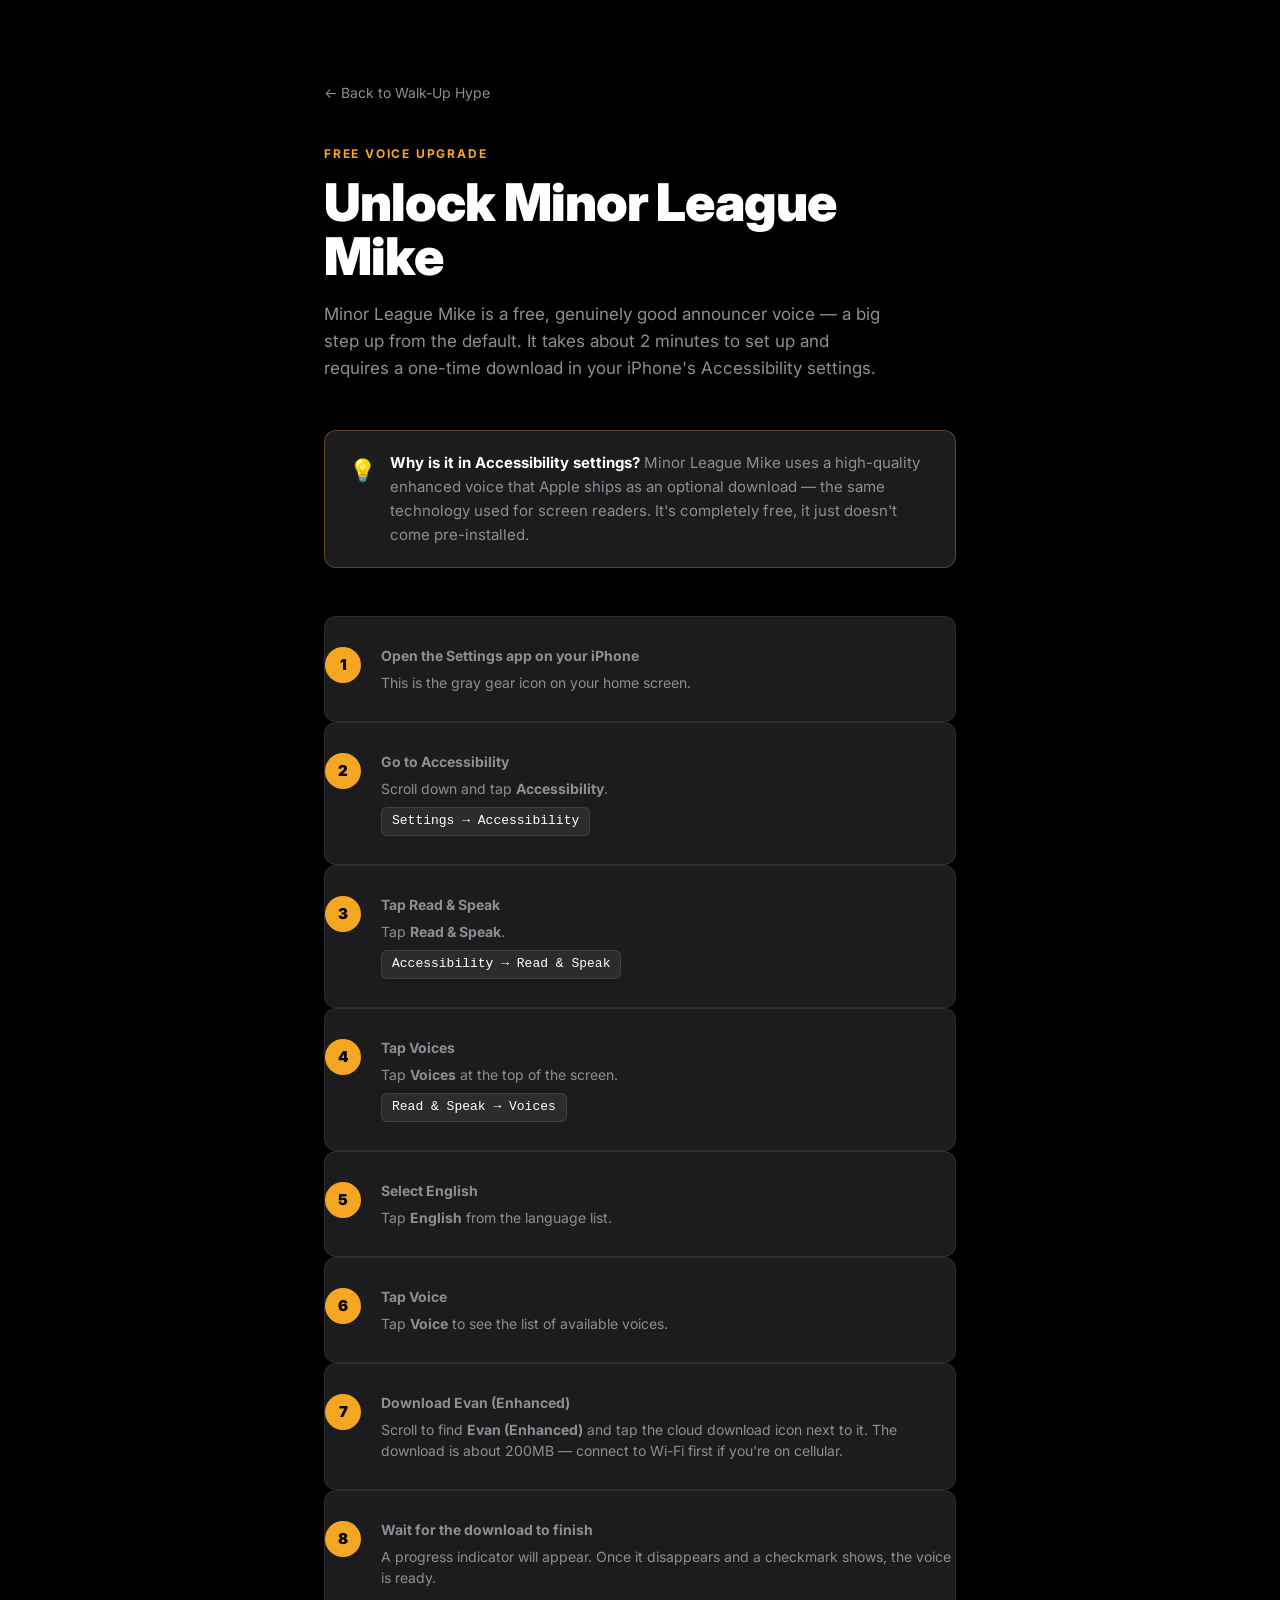
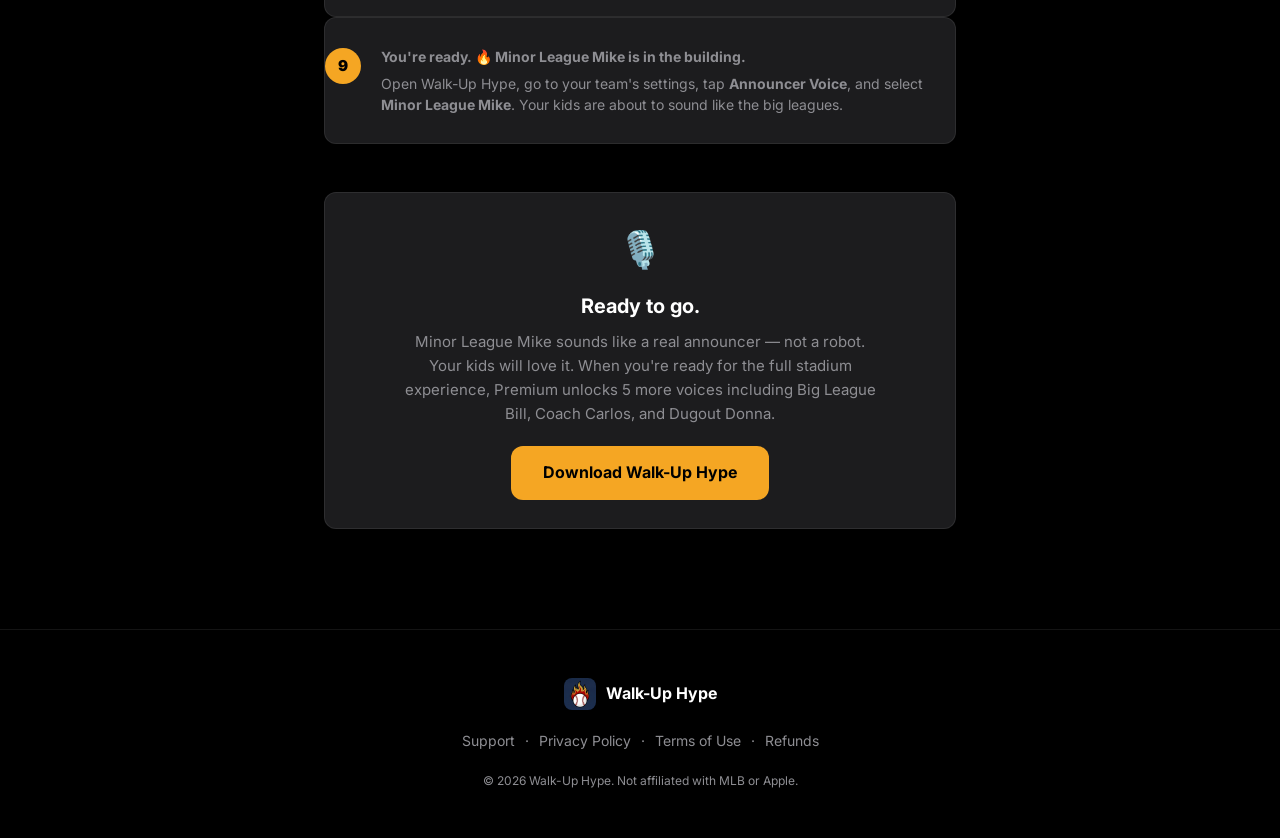
<file: minor-league-mike.html>
<!DOCTYPE html>
<html lang="en">
<head>
  <meta charset="UTF-8" />
  <meta name="viewport" content="width=device-width, initial-scale=1.0" />
  <meta name="description" content="How to unlock Minor League Mike — a free, high-quality announcer voice for Walk-Up Hype. Takes about 2 minutes." />
  <title>Unlock Minor League Mike — Walk-Up Hype</title>
  <link rel="icon" type="image/png" href="assets/icon.png" />
  <link rel="preconnect" href="https://fonts.googleapis.com" />
  <link rel="preconnect" href="https://fonts.gstatic.com" crossorigin />
  <link href="https://fonts.googleapis.com/css2?family=Inter:wght@400;600;700;900&display=swap" rel="stylesheet" />
  <link rel="stylesheet" href="style.css" />
  <style>
    .guide-inner {
      max-width: 680px;
      margin: 0 auto;
      padding: 80px 24px 100px;
    }
    .guide-back {
      display: inline-flex;
      align-items: center;
      gap: 6px;
      font-size: 14px;
      color: var(--gray);
      margin-bottom: 40px;
      transition: color 0.2s;
    }
    .guide-back:hover { color: var(--white); }
    .guide-eyebrow {
      font-size: 12px;
      font-weight: 700;
      letter-spacing: 0.15em;
      color: var(--gold);
      text-transform: uppercase;
      margin-bottom: 12px;
    }
    .guide-title {
      font-size: clamp(32px, 7vw, 52px);
      font-weight: 900;
      line-height: 1.05;
      letter-spacing: -0.02em;
      color: var(--white);
      margin-bottom: 16px;
    }
    .guide-subtitle {
      font-size: 17px;
      color: var(--gray);
      line-height: 1.6;
      margin-bottom: 48px;
      max-width: 560px;
    }
    .callout {
      background: var(--navy);
      border: 1px solid rgba(245, 166, 35, 0.3);
      border-radius: var(--radius);
      padding: 20px 24px;
      margin-bottom: 48px;
      display: flex;
      gap: 14px;
      align-items: flex-start;
    }
    .callout-icon { font-size: 22px; flex-shrink: 0; margin-top: 2px; }
    .callout-text { font-size: 15px; color: var(--gray); line-height: 1.6; }
    .callout-text strong { color: var(--white); }
    .steps {
      display: flex;
      flex-direction: column;
      gap: 0;
    }
    .step {
      display: flex;
      gap: 20px;
      padding: 28px 0;
      border-bottom: 1px solid rgba(255,255,255,0.07);
    }
    .step:first-child { border-top: 1px solid rgba(255,255,255,0.07); }
    .step-number {
      flex-shrink: 0;
      width: 36px;
      height: 36px;
      border-radius: 50%;
      background: var(--gold);
      color: var(--black);
      font-size: 15px;
      font-weight: 900;
      display: flex;
      align-items: center;
      justify-content: center;
      margin-top: 2px;
    }
    .step-body { flex: 1; }
    .step-title {
      font-size: 17px;
      font-weight: 700;
      color: var(--white);
      margin-bottom: 6px;
      line-height: 1.3;
    }
    .step-desc {
      font-size: 15px;
      color: var(--gray);
      line-height: 1.6;
    }
    .step-path {
      display: inline-block;
      background: rgba(255,255,255,0.07);
      border: 1px solid rgba(255,255,255,0.1);
      border-radius: 6px;
      padding: 3px 10px;
      font-size: 13px;
      font-family: monospace;
      color: var(--white);
      margin-top: 8px;
      word-break: break-all;
    }
    .done-banner {
      background: var(--navy);
      border: 1px solid rgba(255,255,255,0.08);
      border-radius: var(--radius);
      padding: 28px 24px;
      margin-top: 48px;
      text-align: center;
    }
    .done-banner .done-icon { font-size: 36px; margin-bottom: 12px; }
    .done-banner h3 {
      font-size: 20px;
      font-weight: 700;
      color: var(--white);
      margin-bottom: 8px;
    }
    .done-banner p {
      font-size: 15px;
      color: var(--gray);
      line-height: 1.6;
      max-width: 480px;
      margin: 0 auto 20px;
    }
  </style>
</head>
<body>

  <div class="guide-inner">

    <a href="index.html" class="guide-back">← Back to Walk-Up Hype</a>

    <p class="guide-eyebrow">Free Voice Upgrade</p>
    <h1 class="guide-title">Unlock Minor League Mike</h1>
    <p class="guide-subtitle">
      Minor League Mike is a free, genuinely good announcer voice — a big step up from the default.
      It takes about 2 minutes to set up and requires a one-time download in your iPhone's Accessibility settings.
    </p>

    <div class="callout">
      <span class="callout-icon">💡</span>
      <p class="callout-text">
        <strong>Why is it in Accessibility settings?</strong> Minor League Mike uses a high-quality
        enhanced voice that Apple ships as an optional download — the same technology used for
        screen readers. It's completely free, it just doesn't come pre-installed.
      </p>
    </div>

    <div class="steps">

      <div class="step">
        <div class="step-number">1</div>
        <div class="step-body">
          <p class="step-title">Open the Settings app on your iPhone</p>
          <p class="step-desc">This is the gray gear icon on your home screen.</p>
        </div>
      </div>

      <div class="step">
        <div class="step-number">2</div>
        <div class="step-body">
          <p class="step-title">Go to Accessibility</p>
          <p class="step-desc">Scroll down and tap <strong>Accessibility</strong>.</p>
          <span class="step-path">Settings → Accessibility</span>
        </div>
      </div>

      <div class="step">
        <div class="step-number">3</div>
        <div class="step-body">
          <p class="step-title">Tap Read &amp; Speak</p>
          <p class="step-desc">Tap <strong>Read &amp; Speak</strong>.</p>
          <span class="step-path">Accessibility → Read &amp; Speak</span>
        </div>
      </div>

      <div class="step">
        <div class="step-number">4</div>
        <div class="step-body">
          <p class="step-title">Tap Voices</p>
          <p class="step-desc">Tap <strong>Voices</strong> at the top of the screen.</p>
          <span class="step-path">Read &amp; Speak → Voices</span>
        </div>
      </div>

      <div class="step">
        <div class="step-number">5</div>
        <div class="step-body">
          <p class="step-title">Select English</p>
          <p class="step-desc">Tap <strong>English</strong> from the language list.</p>
        </div>
      </div>

      <div class="step">
        <div class="step-number">6</div>
        <div class="step-body">
          <p class="step-title">Tap Voice</p>
          <p class="step-desc">Tap <strong>Voice</strong> to see the list of available voices.</p>
        </div>
      </div>

      <div class="step">
        <div class="step-number">7</div>
        <div class="step-body">
          <p class="step-title">Download Evan (Enhanced)</p>
          <p class="step-desc">
            Scroll to find <strong>Evan (Enhanced)</strong> and tap the cloud download icon next to it.
            The download is about 200MB — connect to Wi-Fi first if you're on cellular.
          </p>
        </div>
      </div>

      <div class="step">
        <div class="step-number">8</div>
        <div class="step-body">
          <p class="step-title">Wait for the download to finish</p>
          <p class="step-desc">
            A progress indicator will appear. Once it disappears and a checkmark shows, the voice is ready.
          </p>
        </div>
      </div>

      <div class="step">
        <div class="step-number">9</div>
        <div class="step-body">
          <p class="step-title">You're ready. 🔥 Minor League Mike is in the building.</p>
          <p class="step-desc">
            Open Walk-Up Hype, go to your team's settings, tap <strong>Announcer Voice</strong>,
            and select <strong>Minor League Mike</strong>. Your kids are about to sound like the big leagues.
          </p>
        </div>
      </div>

    </div>

    <div class="done-banner">
      <div class="done-icon">🎙️</div>
      <h3>Ready to go.</h3>
      <p>
        Minor League Mike sounds like a real announcer — not a robot. Your kids will love it.
        When you're ready for the full stadium experience, Premium unlocks 5 more voices including
        Big League Bill, Coach Carlos, and Dugout Donna.
      </p>
      <a href="https://apps.apple.com/us/app/walk-up-hype/id6760152910" class="btn-primary">Download Walk-Up Hype</a>
    </div>

  </div>

  <!-- ===================== FOOTER ===================== -->
  <footer id="footer">
    <div class="footer-inner">
      <div class="footer-brand">
        <img src="assets/icon.png" alt="Walk-Up Hype" class="footer-icon" onerror="this.style.display='none'" />
        <span class="footer-wordmark">Walk-Up Hype</span>
      </div>
      <nav class="footer-links" aria-label="Footer navigation">
        <a href="mailto:support@walkuphype.com">Support</a>
        <span aria-hidden="true">&middot;</span>
        <a href="privacy.html">Privacy Policy</a>
        <span aria-hidden="true">&middot;</span>
        <a href="terms.html">Terms of Use</a>
        <span aria-hidden="true">&middot;</span>
        <a href="refunds.html">Refunds</a>
      </nav>
      <p class="footer-legal">
        &copy; 2026 Walk-Up Hype. Not affiliated with MLB or Apple.
      </p>
    </div>
  </footer>

</body>
</html>
</file>
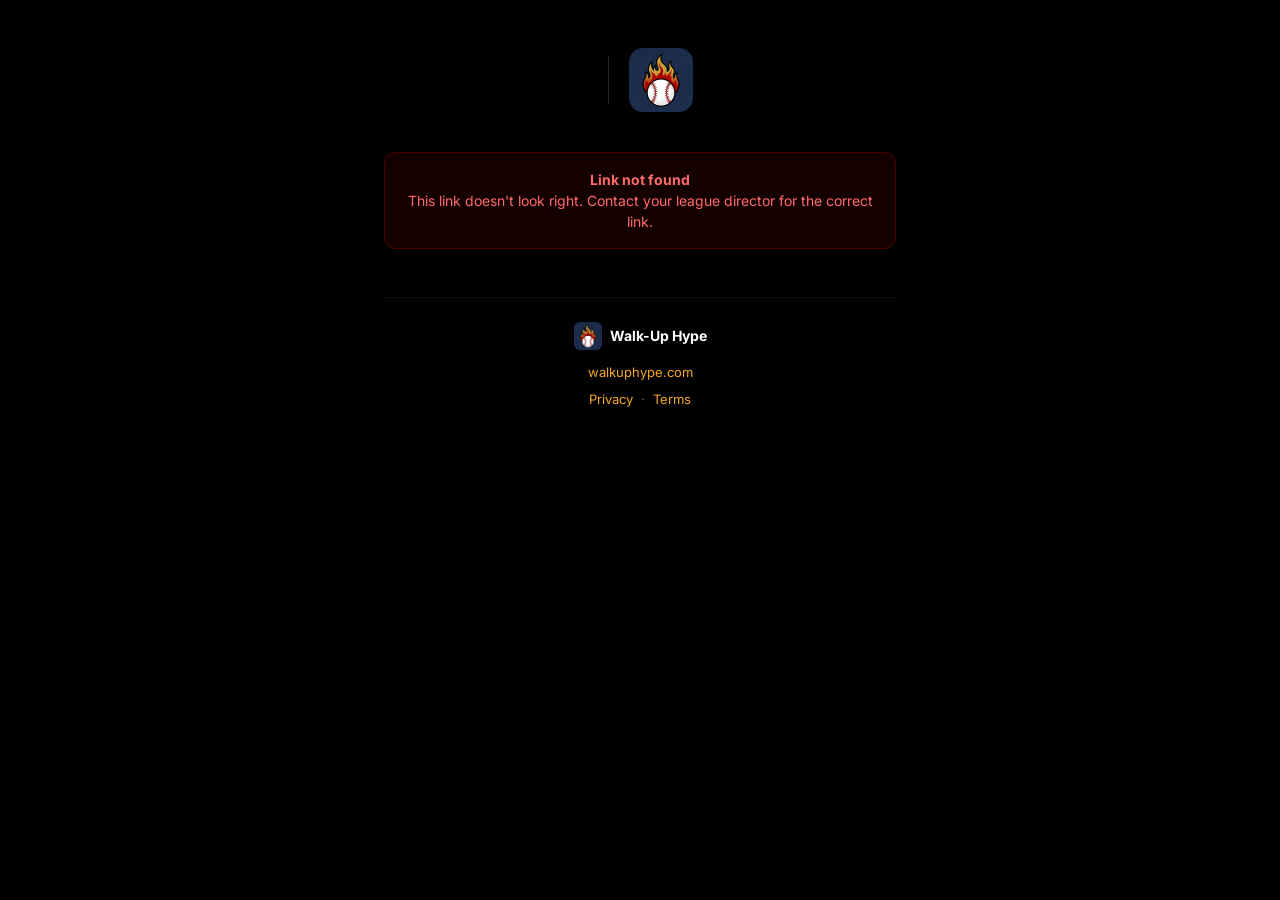
<file: partners.html>
<!DOCTYPE html>
<html lang="en">
<head>
  <meta charset="UTF-8">
  <meta name="viewport" content="width=device-width, initial-scale=1.0">
  <title>Free Walk-Up Hype Access</title>
  <meta name="description" content="Claim your free premium access to Walk-Up Hype: PA announcer introductions and walk-up music for youth baseball and softball players.">
  <!-- Prevent indexing of promo pages -->
  <meta name="robots" content="noindex, nofollow">
  <link rel="icon" href="/assets/icon.png">
  <link rel="preconnect" href="https://fonts.googleapis.com">
  <link rel="preconnect" href="https://fonts.gstatic.com" crossorigin>
  <link href="https://fonts.googleapis.com/css2?family=Inter:wght@400;500;600;700;800;900&display=swap" rel="stylesheet">
  <style>
    /* ── Tokens ─────────────────────────────────────────────────────── */
    :root {
      --black:  #000000;
      --navy:   #1C1C1E;
      --card:   #2C2C2E;
      --gold:   #F5A623;
      --red:    #CC0000;
      --white:  #FFFFFF;
      --gray:   #8E8E93;
      --lgray:  #636366;
      --radius: 16px;
      --font:   'Inter', system-ui, sans-serif;
    }

    *, *::before, *::after { box-sizing: border-box; margin: 0; padding: 0; }
    html { scroll-behavior: smooth; }

    body {
      background: var(--black);
      color: var(--white);
      font-family: var(--font);
      font-size: 16px;
      line-height: 1.6;
      -webkit-font-smoothing: antialiased;
      min-height: 100vh;
    }

    a { color: var(--gold); text-decoration: none; }
    a:hover { opacity: 0.8; }
    img { display: block; max-width: 100%; }

    /* ── Layout ─────────────────────────────────────────────────────── */
    .page {
      max-width: 560px;
      margin: 0 auto;
      padding: 48px 24px 80px;
    }

    /* ── Sample badge ───────────────────────────────────────────────── */
    .sample-badge {
      display: none;
      position: fixed;
      top: 16px;
      right: 16px;
      background: var(--red);
      color: var(--white);
      font-size: 11px;
      font-weight: 700;
      letter-spacing: 0.12em;
      text-transform: uppercase;
      padding: 6px 14px;
      border-radius: 100px;
      z-index: 100;
    }

    /* ── Logo lockup ────────────────────────────────────────────────── */
    .logo-lockup {
      display: flex;
      align-items: center;
      justify-content: center;
      gap: 20px;
      margin-bottom: 40px;
    }

    .logo-lockup img {
      width: 64px;
      height: 64px;
      border-radius: 14px;
      flex-shrink: 0;
    }

    .logo-lockup .divider {
      width: 1px;
      height: 48px;
      background: rgba(255,255,255,0.15);
      flex-shrink: 0;
    }

    .league-logo-wrap {
      display: flex;
      align-items: center;
      justify-content: center;
    }

    .league-logo-wrap img {
      width: auto;
      height: 64px;
      max-width: 140px;
      border-radius: 8px;
      object-fit: contain;
    }

    .league-initial {
      width: 64px;
      height: 64px;
      border-radius: 14px;
      background: var(--navy);
      border: 1px solid rgba(255,255,255,0.1);
      display: flex;
      align-items: center;
      justify-content: center;
      font-size: 26px;
      font-weight: 900;
      color: var(--gold);
      flex-shrink: 0;
    }

    /* ── Header text ────────────────────────────────────────────────── */
    .eyebrow {
      font-size: 12px;
      font-weight: 700;
      letter-spacing: 0.15em;
      text-transform: uppercase;
      color: var(--gold);
      text-align: center;
      margin-bottom: 12px;
    }

    h1 {
      font-size: clamp(26px, 5vw, 34px);
      font-weight: 900;
      line-height: 1.15;
      text-align: center;
      margin-bottom: 16px;
    }

    .league-name-highlight { color: var(--gold); }

    .subhead {
      font-size: 16px;
      color: var(--gray);
      text-align: center;
      line-height: 1.6;
      margin-bottom: 12px;
    }

    .custom-message {
      font-size: 15px;
      color: rgba(255,255,255,0.7);
      text-align: center;
      font-style: italic;
      margin-bottom: 32px;
      padding: 12px 20px;
      border-left: 3px solid var(--gold);
      background: rgba(245,166,35,0.06);
      border-radius: 0 8px 8px 0;
      text-align: left;
    }

    /* ── Audio demo ─────────────────────────────────────────────────── */
    .audio-demo {
      display: flex;
      align-items: center;
      gap: 14px;
      background: var(--navy);
      border: 1px solid rgba(245,166,35,0.25);
      border-radius: 14px;
      padding: 16px 20px;
      margin-bottom: 28px;
      cursor: pointer;
      transition: border-color 0.2s, background 0.2s;
    }

    .audio-demo:hover {
      border-color: rgba(245,166,35,0.5);
      background: rgba(245,166,35,0.06);
    }

    .audio-play-btn {
      width: 44px;
      height: 44px;
      border-radius: 50%;
      background: var(--gold);
      border: none;
      cursor: pointer;
      display: flex;
      align-items: center;
      justify-content: center;
      flex-shrink: 0;
      transition: opacity 0.2s, transform 0.1s;
    }

    .audio-play-btn:hover {
      opacity: 0.9;
      transform: scale(1.05);
    }

    .audio-play-btn svg {
      margin-left: 2px; /* optical center for play triangle */
    }

    .audio-demo-text strong {
      display: block;
      font-size: 14px;
      font-weight: 700;
      color: var(--white);
      margin-bottom: 2px;
    }

    .audio-demo-text span {
      font-size: 12px;
      color: var(--gray);
    }

    /* ── Value props ────────────────────────────────────────────────── */
    .features {
      display: flex;
      flex-direction: column;
      gap: 12px;
      margin-bottom: 32px;
    }

    .feature {
      display: flex;
      align-items: flex-start;
      gap: 14px;
      padding: 16px;
      background: var(--navy);
      border-radius: 12px;
    }

    .feature-icon {
      font-size: 24px;
      flex-shrink: 0;
      line-height: 1;
      margin-top: 2px;
    }

    .feature-text strong {
      display: block;
      font-size: 15px;
      font-weight: 700;
      color: var(--white);
      margin-bottom: 2px;
    }

    .feature-text span {
      font-size: 13px;
      color: var(--gray);
      line-height: 1.4;
    }

    /* ── Form ───────────────────────────────────────────────────────── */
    .form-card {
      background: var(--navy);
      border-radius: var(--radius);
      padding: 28px 24px;
      margin-bottom: 24px;
    }

    .form-label {
      display: block;
      font-size: 13px;
      font-weight: 600;
      color: var(--gray);
      text-transform: uppercase;
      letter-spacing: 0.08em;
      margin-bottom: 10px;
    }

    .form-input {
      width: 100%;
      padding: 14px 16px;
      background: var(--card);
      border: 1.5px solid rgba(255,255,255,0.08);
      border-radius: 12px;
      font-family: var(--font);
      font-size: 16px;
      color: var(--white);
      margin-bottom: 14px;
      transition: border-color 0.2s;
      outline: none;
      -webkit-appearance: none;
    }

    .form-input:focus {
      border-color: var(--gold);
    }

    .form-input::placeholder {
      color: var(--lgray);
    }

    .btn-claim {
      width: 100%;
      padding: 16px;
      background: var(--gold);
      color: var(--black);
      font-family: var(--font);
      font-size: 16px;
      font-weight: 800;
      border: none;
      border-radius: 12px;
      cursor: pointer;
      transition: opacity 0.2s, transform 0.1s;
      letter-spacing: 0.01em;
    }

    .btn-claim:hover:not(:disabled) {
      opacity: 0.9;
      transform: translateY(-1px);
    }

    .btn-claim:disabled {
      opacity: 0.5;
      cursor: not-allowed;
      transform: none;
    }

    .fine-print {
      font-size: 12px;
      color: var(--lgray);
      text-align: center;
      margin-top: 12px;
      line-height: 1.5;
    }

    /* ── States ─────────────────────────────────────────────────────── */
    .state { display: none; }
    .state.active { display: block; }

    /* Success */
    .code-box {
      background: var(--black);
      border: 2px solid var(--gold);
      border-radius: 14px;
      padding: 28px 24px;
      text-align: center;
      margin: 24px 0;
    }

    .code-box .code-label {
      font-size: 11px;
      font-weight: 700;
      letter-spacing: 0.15em;
      text-transform: uppercase;
      color: var(--gray);
      margin-bottom: 10px;
    }

    .code-value {
      font-size: 36px;
      font-weight: 900;
      color: var(--gold);
      letter-spacing: 0.1em;
      font-family: 'Courier New', monospace;
      margin-bottom: 14px;
      word-break: break-all;
    }

    .copy-btn {
      display: inline-flex;
      align-items: center;
      gap: 6px;
      background: rgba(245,166,35,0.12);
      border: 1px solid rgba(245,166,35,0.3);
      color: var(--gold);
      font-family: var(--font);
      font-size: 13px;
      font-weight: 600;
      padding: 8px 18px;
      border-radius: 100px;
      cursor: pointer;
      transition: background 0.2s;
    }

    .copy-btn:hover { background: rgba(245,166,35,0.2); }

    .redemption-steps {
      margin: 24px 0;
      display: flex;
      flex-direction: column;
      gap: 0;
    }

    .step {
      display: flex;
      align-items: flex-start;
      gap: 14px;
      padding: 16px 0;
      border-bottom: 1px solid rgba(255,255,255,0.06);
    }

    .step:last-child { border-bottom: none; }

    .step-num {
      width: 28px;
      height: 28px;
      border-radius: 50%;
      background: var(--gold);
      color: var(--black);
      font-size: 13px;
      font-weight: 800;
      display: flex;
      align-items: center;
      justify-content: center;
      flex-shrink: 0;
      margin-top: 1px;
    }

    .step-text {
      font-size: 15px;
      color: var(--white);
      line-height: 1.5;
    }

    .step-text a {
      color: var(--gold);
      font-weight: 600;
    }

    .appstore-btn {
      display: block;
      margin: 24px auto 0;
      width: fit-content;
    }

    .appstore-btn img {
      height: 44px;
      width: auto;
    }

    /* Appstore badge inline SVG fallback */
    .appstore-badge {
      display: inline-flex;
      align-items: center;
      gap: 10px;
      background: var(--white);
      color: var(--black);
      padding: 10px 20px;
      border-radius: 12px;
      font-size: 14px;
      font-weight: 700;
      text-decoration: none;
      transition: opacity 0.2s;
    }
    .appstore-badge:hover { opacity: 0.9; color: var(--black); }

    /* Error / warning states */
    .alert {
      background: rgba(204,0,0,0.1);
      border: 1px solid rgba(204,0,0,0.3);
      border-radius: 12px;
      padding: 16px 20px;
      font-size: 14px;
      color: #FF6B6B;
      line-height: 1.5;
      margin-bottom: 16px;
    }

    .alert-gold {
      background: rgba(245,166,35,0.08);
      border: 1px solid rgba(245,166,35,0.25);
      color: var(--gold);
    }

    /* Full/waitlist state */
    .waitlist-note {
      font-size: 14px;
      color: var(--gray);
      text-align: center;
      margin-top: 16px;
      line-height: 1.5;
    }

    /* Already-claimed state */
    .already-claimed-note {
      font-size: 14px;
      color: var(--gray);
      text-align: center;
      margin-top: 8px;
    }

    /* Loading spinner */
    .spinner {
      display: inline-block;
      width: 18px;
      height: 18px;
      border: 2px solid rgba(0,0,0,0.3);
      border-top-color: #000;
      border-radius: 50%;
      animation: spin 0.7s linear infinite;
      vertical-align: middle;
      margin-right: 6px;
    }

    @keyframes spin {
      to { transform: rotate(360deg); }
    }

    /* ── Footer ─────────────────────────────────────────────────────── */
    .footer {
      text-align: center;
      margin-top: 48px;
      padding-top: 24px;
      border-top: 1px solid rgba(255,255,255,0.06);
    }

    .footer p {
      font-size: 13px;
      color: var(--lgray);
      margin-bottom: 6px;
    }

    .footer a { color: var(--gold); }

    .wuh-logo-small {
      display: flex;
      align-items: center;
      justify-content: center;
      gap: 8px;
      margin-bottom: 12px;
    }

    .wuh-logo-small img {
      width: 28px;
      height: 28px;
      border-radius: 6px;
    }

    .wuh-logo-small span {
      font-size: 14px;
      font-weight: 700;
      color: var(--white);
    }
  </style>
</head>
<body>

<div class="sample-badge" id="sampleBadge">Sample Page</div>

<div class="page">

  <!-- ── Logo lockup ────────────────────────────────────────────────── -->
  <div class="logo-lockup" id="logoLockup">
    <div class="league-logo-wrap" id="leagueLogoWrap">
      <!-- Populated by JS: either <img> or initial letter -->
    </div>
    <div class="divider" id="logoDivider"></div>
    <img src="/assets/icon.png" alt="Walk-Up Hype" id="wuhLogo">
  </div>

  <!-- ── Loading state ───────────────────────────────────────────────── -->
  <div class="state active" id="stateLoading">
    <div style="text-align:center;padding:60px 0;">
      <div class="spinner" style="width:32px;height:32px;border-width:3px;margin:0 auto 16px;display:block;"></div>
      <p style="color:var(--gray);font-size:14px;">Loading...</p>
    </div>
  </div>

  <!-- ── Not found state ─────────────────────────────────────────────── -->
  <div class="state" id="stateNotFound">
    <div class="alert" style="text-align:center;margin-top:40px;">
      <strong>Link not found</strong><br>
      This link doesn't look right. Contact your league director for the correct link.
    </div>
  </div>

  <!-- ── Main claim state ────────────────────────────────────────────── -->
  <div class="state" id="stateMain">
    <p class="eyebrow" id="eyebrow">A gift from your league</p>
    <h1 id="headline">Your league is giving every player a walk-up this season</h1>
    <p class="subhead" id="subhead">
      Walk-Up Hype gives every kid a PA announcement and walk-up song, just like the pros.
      Your league is covering it. No credit card. No auto-renew.
    </p>
    <div class="custom-message" id="customMessage" style="display:none;"></div>

    <!-- Audio demo -->
    <div class="audio-demo" onclick="toggleDemo()" id="audioDemoRow">
      <button class="audio-play-btn" id="playBtn" aria-label="Play sample announcement">
        <svg id="playIcon" width="18" height="18" viewBox="0 0 18 18" fill="none">
          <polygon points="4,2 16,9 4,16" fill="#000000"/>
        </svg>
      </button>
      <div class="audio-demo-text">
        <strong>Hear what it sounds like</strong>
        <span id="demoLabel">Sample PA announcement. Tap to play.</span>
      </div>
    </div>
    <audio id="demoAudio" src="/assets/preview_bigLeagueBill.mp3" preload="none"></audio>

    <div class="features">
      <div class="feature">
        <div class="feature-icon">🎙️</div>
        <div class="feature-text">
          <strong>Your kid gets a real PA announcement</strong>
          <span>Their name, number, and position called out just like the pros.
            Eight neural announcer voices to pick from, each one sounds like
            the real thing.</span>
        </div>
      </div>
      <div class="feature">
        <div class="feature-icon">🎵</div>
        <div class="feature-text">
          <strong>Their walk-up song, their choice</strong>
          <span>Any song from Apple Music or already on their phone.
            Set the exact moment it hits. The announcement fires first,
            then the music kicks in automatically.</span>
        </div>
      </div>
      <div class="feature">
        <div class="feature-icon">⚾</div>
        <div class="feature-text">
          <strong>Built for the dugout</strong>
          <span>Coach taps a name, it plays. Works offline, survives bad
            cell service, runs on one phone. No setup at the field.</span>
        </div>
      </div>
    </div>

    <div class="form-card">
      <label for="emailInput" class="form-label">Enter your email to get your code</label>
      <input
        type="email"
        id="emailInput"
        class="form-input"
        placeholder="you@example.com"
        autocomplete="email"
        inputmode="email"
      >
      <div class="alert" id="formError" style="display:none;"></div>
      <button class="btn-claim" id="claimBtn" onclick="submitClaim()">
        Get My Free Code
      </button>
      <p class="fine-print">
        60 days free. No credit card. No auto-renew.
        Access expires at end of season. No surprise charges.
      </p>
    </div>
  </div>

  <!-- ── Tournament full state ───────────────────────────────────────── -->
  <div class="state" id="stateFull">
    <div class="alert alert-gold" style="text-align:center;margin:40px 0 24px;">
      <strong>All codes have been claimed</strong><br>
      Enter your email and we'll let you know if more become available.
    </div>
    <div class="form-card">
      <label for="waitlistEmail" class="form-label">Join the waitlist</label>
      <input
        type="email"
        id="waitlistEmail"
        class="form-input"
        placeholder="you@example.com"
        autocomplete="email"
        inputmode="email"
      >
      <div class="alert" id="waitlistError" style="display:none;"></div>
      <button class="btn-claim" id="waitlistBtn" onclick="submitWaitlist()">
        Notify Me
      </button>
    </div>
    <p class="waitlist-note">
      You can still download Walk-Up Hype and use the free tier while you wait.
      <a href="https://apps.apple.com/us/app/walk-up-hype/id6760152910">Download here</a>
    </p>
  </div>

  <!-- ── Waitlist confirmed state ────────────────────────────────────── -->
  <div class="state" id="stateWaitlisted">
    <div style="text-align:center;padding:40px 0;">
      <div style="font-size:48px;margin-bottom:16px;">✅</div>
      <h1 style="font-size:24px;margin-bottom:12px;">You're on the list</h1>
      <p style="color:var(--gray);font-size:15px;">We'll email you if more codes open up.</p>
    </div>
  </div>

  <!-- ── Success state ───────────────────────────────────────────────── -->
  <div class="state" id="stateSuccess">
    <div style="text-align:center;margin-bottom:24px;">
      <div style="font-size:48px;margin-bottom:12px;">🎉</div>
      <h1 style="font-size:28px;margin-bottom:8px;">Your kid's getting a walk-up.</h1>
      <p style="color:var(--gray);font-size:15px;" id="successSubhead">
        Your code is below. We also emailed it to you.
      </p>
    </div>

    <div class="code-box">
      <div class="code-label">Your Free Access Code</div>
      <div class="code-value" id="codeDisplay">------</div>
      <button class="copy-btn" onclick="copyCode()">
        <span id="copyIcon">📋</span>
        <span id="copyLabel">Copy Code</span>
      </button>
    </div>

    <div class="redemption-steps">
      <div class="step">
        <div class="step-num">1</div>
        <div class="step-text">
          <a href="https://apps.apple.com/us/app/walk-up-hype/id6760152910"
             target="_blank">Download Walk-Up Hype</a>
          on the App Store
        </div>
      </div>
      <div class="step">
        <div class="step-num">2</div>
        <div class="step-text">
          Open the app, tap <strong>Settings</strong>, then <strong>Redeem Code</strong>
        </div>
      </div>
      <div class="step">
        <div class="step-num">3</div>
        <div class="step-text">
          Enter the code above and your kid walks up like a pro
        </div>
      </div>
    </div>

    <div style="text-align:center;margin-top:28px;">
      <a href="https://apps.apple.com/us/app/walk-up-hype/id6760152910"
         target="_blank" class="appstore-badge">
        <svg width="22" height="22" viewBox="0 0 22 22" fill="none">
          <path d="M15.5 11.5C15.5 9.5 16.75 7.75 18.5 7C17.75 5.75 16.25 5 14.75 5C13.25 5 12.25 5.75 11.5 5.75C10.75 5.75 9.5 5 8.25 5C5.75 5 3.5 7.25 3.5 10.75C3.5 12.75 4.25 15 5.25 16.5C6 17.75 6.75 18.75 7.75 18.75C8.75 18.75 9.25 18.25 10.5 18.25C11.75 18.25 12.25 18.75 13.25 18.75C14.25 18.75 15 17.75 15.75 16.5C16.25 15.75 16.5 15 16.75 14.25C15 13.5 15.5 11.5 15.5 11.5Z" fill="black"/>
          <path d="M13.5 3.25C14.25 2.25 14.5 1 14.25 0C13 0.25 11.75 1 11 2C10.25 3 10 4.25 10.25 5.25C11.5 5.25 12.75 4.25 13.5 3.25Z" fill="black"/>
        </svg>
        Download on the App Store
      </a>
    </div>

    <p style="text-align:center;font-size:13px;color:var(--lgray);margin-top:20px;">
      Need help? Email <a href="mailto:support@walkuphype.com">support@walkuphype.com</a>
    </p>
  </div>

  <!-- ── Footer ─────────────────────────────────────────────────────── -->
  <div class="footer">
    <div class="wuh-logo-small">
      <img src="/assets/icon.png" alt="Walk-Up Hype">
      <span>Walk-Up Hype</span>
    </div>
    <p><a href="https://walkuphype.com">walkuphype.com</a></p>
    <p><a href="https://walkuphype.com/privacy.html">Privacy</a> &nbsp;·&nbsp;
       <a href="https://walkuphype.com/terms.html">Terms</a></p>
  </div>

</div><!-- /page -->

<script>
  // ── Config ───────────────────────────────────────────────────────────────
  // Update this URL after deploying the Worker
  const WORKER_URL = "https://walkuphype-promo.walkuphype.workers.dev";

  // ── State ────────────────────────────────────────────────────────────────
  let currentSlug = "";
  let currentCode = "";
  let isSample    = false;

  // ── Init ─────────────────────────────────────────────────────────────────
  document.addEventListener("DOMContentLoaded", async () => {
    const params = new URLSearchParams(window.location.search);
    const slug   = (params.get("t") || "").toLowerCase().trim();

    if (!slug) {
      showState("stateNotFound");
      return;
    }

    currentSlug = slug;
    isSample    = slug === "sample";

    if (isSample) {
      document.getElementById("sampleBadge").style.display = "block";
    }

    // Fire PostHog page view
    if (window.posthog) {
      posthog.capture("promo_page_viewed", { tournament_slug: slug });
    }

    await loadTournament(slug);
  });

  // ── Load tournament metadata ─────────────────────────────────────────────
  async function loadTournament(slug) {
    try {
      const res  = await fetch(`${WORKER_URL}/promo/tournament/${slug}`);
      const data = await res.json();

      if (!res.ok || data.error) {
        showState("stateNotFound");
        return;
      }

      renderTournament(data);

      if (data.isFull) {
        showState("stateFull");
      } else {
        showState("stateMain");
      }
    } catch (err) {
      console.error("[Promo] Failed to load tournament:", err);
      showState("stateNotFound");
    }
  }

  // ── Render tournament data into the page ─────────────────────────────────
  function renderTournament(t) {
    const leagueName = t.name || "Your League";

    // Headline
    document.getElementById("headline").innerHTML =
      `<span class="league-name-highlight">${leagueName}</span> is giving every player a walk-up this season`;

    // Eyebrow — sport-aware
    const sport = (t.sport || "baseball").toLowerCase();
    const sportLabel = sport === "softball" ? "Softball" : "Baseball";
    document.getElementById("eyebrow").textContent =
      `A gift from ${leagueName}`;

    // Subhead
    document.getElementById("subhead").textContent =
      `Walk-Up Hype gives every kid a PA announcement and walk-up song, just like the pros. ` +
      `${leagueName} is covering it. No credit card. No auto-renew.`;

    // Custom message
    if (t.customMessage) {
      const el = document.getElementById("customMessage");
      el.textContent = t.customMessage;
      el.style.display = "block";
    }

    // Logo lockup
    const leagueWrap = document.getElementById("leagueLogoWrap");
    if (t.logoUrl) {
      leagueWrap.innerHTML =
        `<img src="${t.logoUrl}" alt="${leagueName} logo"
              onerror="this.parentElement.innerHTML=makeInitial('${leagueName}')">`;
    } else {
      leagueWrap.innerHTML = makeInitial(leagueName);
    }

    // Page title
    document.title = `${leagueName}: Free Walk-Up Hype Access`;
  }

  function makeInitial(name) {
    const letter = (name || "?")[0].toUpperCase();
    return `<div class="league-initial">${letter}</div>`;
  }

  // ── Claim ────────────────────────────────────────────────────────────────
  async function submitClaim() {
    const emailInput = document.getElementById("emailInput");
    const email      = emailInput.value.trim();
    const btn        = document.getElementById("claimBtn");
    const errorEl    = document.getElementById("formError");

    errorEl.style.display = "none";

    if (!isValidEmail(email)) {
      showError(errorEl, "Please enter a valid email address.");
      emailInput.focus();
      return;
    }

    // Sample mode — fake success, no real API call
    if (isSample) {
      showSuccess("SAMPLE-CODE", email);
      return;
    }

    btn.disabled = true;
    btn.innerHTML = '<span class="spinner"></span>Claiming...';

    if (window.posthog) {
      posthog.capture("promo_email_submitted", { tournament_slug: currentSlug });
    }

    try {
      const res  = await fetch(`${WORKER_URL}/promo/claim`, {
        method:  "POST",
        headers: { "Content-Type": "application/json" },
        body:    JSON.stringify({ email, slug: currentSlug })
      });
      const data = await res.json();

      if (!res.ok) {
        throw new Error(data.error || "Something went wrong");
      }

      if (data.success) {
        if (window.posthog) {
          posthog.capture("promo_code_delivered", { tournament_slug: currentSlug });
        }
        showSuccess(data.code, email, data.alreadyClaimed);
      } else if (data.reason === "tournament_full") {
        if (window.posthog) {
          posthog.capture("promo_waitlisted", { tournament_slug: currentSlug });
        }
        showState("stateFull");
      } else {
        throw new Error("Unexpected response");
      }
    } catch (err) {
      showError(errorEl, err.message || "Something went wrong. Try again or email support@walkuphype.com");
      btn.disabled = false;
      btn.textContent = "Claim Free Access";
    }
  }

  // ── Waitlist ─────────────────────────────────────────────────────────────
  async function submitWaitlist() {
    const emailInput = document.getElementById("waitlistEmail");
    const email      = emailInput.value.trim();
    const btn        = document.getElementById("waitlistBtn");
    const errorEl    = document.getElementById("waitlistError");

    errorEl.style.display = "none";

    if (!isValidEmail(email)) {
      showError(errorEl, "Please enter a valid email address.");
      emailInput.focus();
      return;
    }

    if (isSample) {
      showState("stateWaitlisted");
      return;
    }

    btn.disabled = true;
    btn.innerHTML = '<span class="spinner"></span>Saving...';

    // Re-use the claim endpoint — it captures to waitlist when full
    try {
      await fetch(`${WORKER_URL}/promo/claim`, {
        method:  "POST",
        headers: { "Content-Type": "application/json" },
        body:    JSON.stringify({ email, slug: currentSlug })
      });
      showState("stateWaitlisted");
    } catch {
      showState("stateWaitlisted"); // graceful — don't block on error
    }
  }

  // ── Success ──────────────────────────────────────────────────────────────
  function showSuccess(code, email, alreadyClaimed = false) {
    currentCode = code;
    document.getElementById("codeDisplay").textContent = code;

    if (alreadyClaimed) {
      document.getElementById("successSubhead").textContent =
        `You already claimed a code. We've re-sent it to ${email}.`;
    } else {
      document.getElementById("successSubhead").textContent =
        `Your code is below. We also sent it to ${email}.`;
    }

    showState("stateSuccess");
  }

  // ── Copy code ────────────────────────────────────────────────────────────
  function copyCode() {
    if (!currentCode) return;
    navigator.clipboard.writeText(currentCode).then(() => {
      document.getElementById("copyIcon").textContent  = "✅";
      document.getElementById("copyLabel").textContent = "Copied!";
      setTimeout(() => {
        document.getElementById("copyIcon").textContent  = "📋";
        document.getElementById("copyLabel").textContent = "Copy Code";
      }, 2500);
    });
  }

  // ── Audio demo ───────────────────────────────────────────────────────────
  function toggleDemo() {
    const audio    = document.getElementById("demoAudio");
    const playIcon = document.getElementById("playIcon");
    const label    = document.getElementById("demoLabel");

    if (audio.paused) {
      audio.play();
      // Swap to pause icon
      playIcon.innerHTML = '<rect x="3" y="2" width="4" height="14" fill="#000000"/><rect x="11" y="2" width="4" height="14" fill="#000000"/>';
      label.textContent = "Playing...";
      audio.onended = () => {
        playIcon.innerHTML = '<polygon points="4,2 16,9 4,16" fill="#000000"/>';
        label.textContent = "Sample PA announcement. Tap to play.";
      };
    } else {
      audio.pause();
      audio.currentTime = 0;
      playIcon.innerHTML = '<polygon points="4,2 16,9 4,16" fill="#000000"/>';
      label.textContent = "Sample PA announcement. Tap to play.";
    }
  }

  // ── Helpers ──────────────────────────────────────────────────────────────
  function showState(id) {
    document.querySelectorAll(".state").forEach(el => el.classList.remove("active"));
    document.getElementById(id).classList.add("active");
  }

  function showError(el, message) {
    el.textContent = message;
    el.style.display = "block";
  }

  function isValidEmail(email) {
    return /^[^\s@]+@[^\s@]+\.[^\s@]+$/.test(email);
  }
</script>

</body>
</html>
</file>
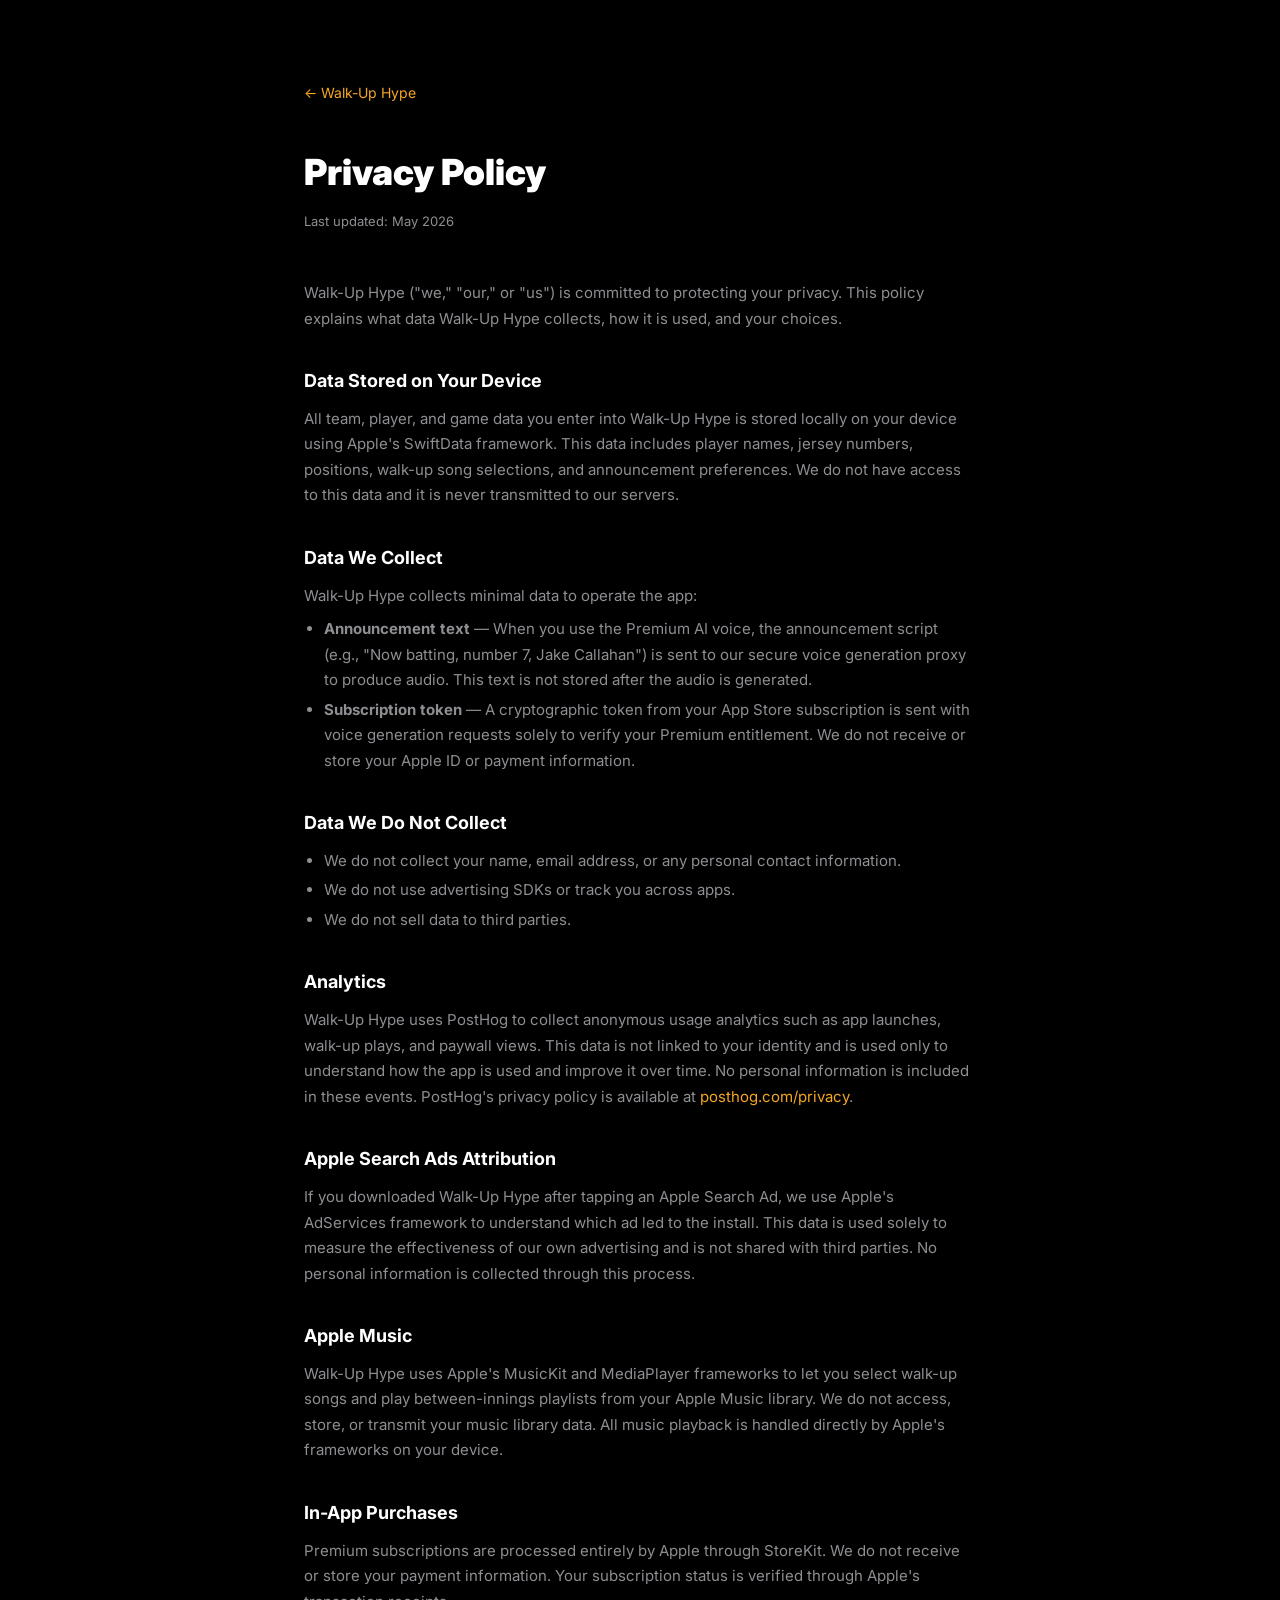
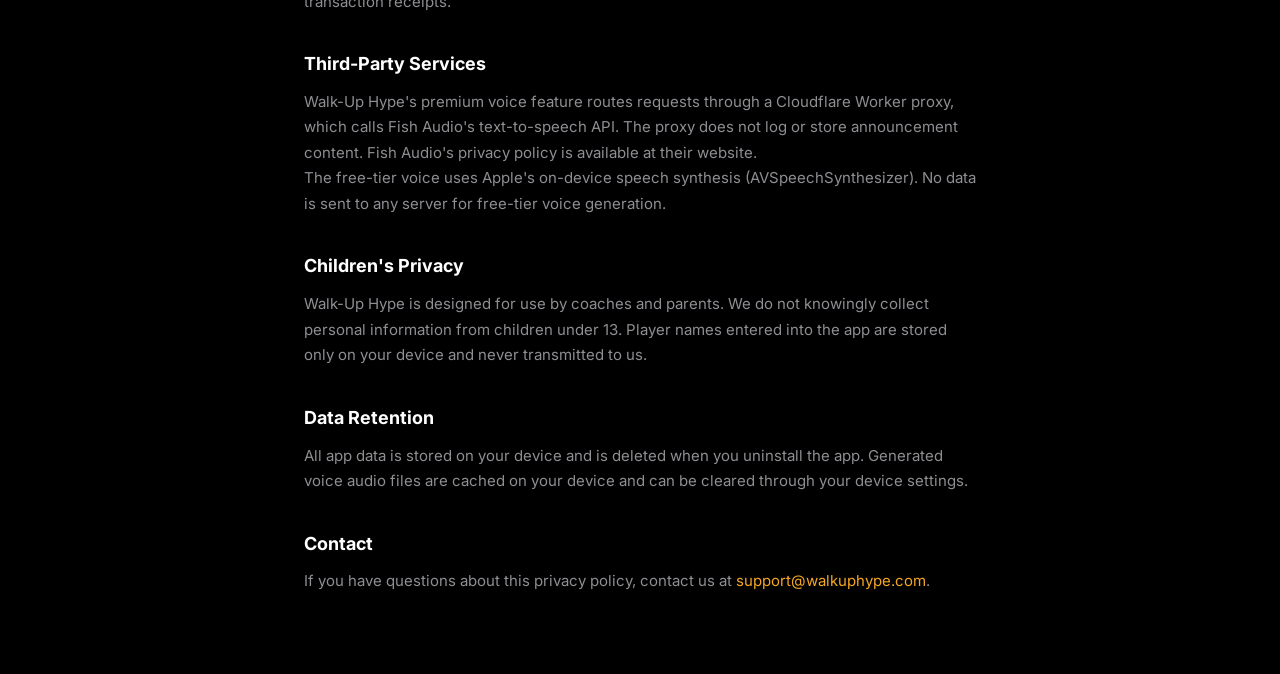
<file: privacy.html>
<!DOCTYPE html>
<html lang="en">
<head>
  <meta charset="UTF-8" />
  <meta name="viewport" content="width=device-width, initial-scale=1.0" />
  <title>Privacy Policy — Walk-Up Hype</title>
  <link rel="icon" type="image/png" href="assets/icon.png" />
  <link rel="preconnect" href="https://fonts.googleapis.com" />
  <link rel="preconnect" href="https://fonts.gstatic.com" crossorigin />
  <link href="https://fonts.googleapis.com/css2?family=Inter:wght@400;600;700;900&display=swap" rel="stylesheet" />
  <link rel="stylesheet" href="style.css" />
  <style>
    .legal-inner {
      max-width: 720px;
      margin: 0 auto;
      padding: 80px 24px;
    }
    .legal-inner h1 {
      font-size: 36px;
      font-weight: 900;
      margin-bottom: 8px;
    }
    .legal-inner .updated {
      font-size: 13px;
      color: var(--gray);
      margin-bottom: 48px;
    }
    .legal-inner h2 {
      font-size: 18px;
      font-weight: 700;
      color: var(--white);
      margin: 36px 0 10px;
    }
    .legal-inner p, .legal-inner li {
      font-size: 15px;
      color: var(--gray);
      line-height: 1.7;
    }
    .legal-inner ul {
      padding-left: 20px;
      margin: 8px 0;
    }
    .legal-inner li {
      margin-bottom: 4px;
    }
    .legal-inner a {
      color: var(--gold);
    }
    .back-link {
      display: inline-block;
      font-size: 14px;
      color: var(--gold);
      margin-bottom: 40px;
    }
  </style>
</head>
<body>
  <div class="legal-inner">
    <a href="/" class="back-link">&larr; Walk-Up Hype</a>
    <h1>Privacy Policy</h1>
    <p class="updated">Last updated: May 2026</p>

    <p>Walk-Up Hype ("we," "our," or "us") is committed to protecting your privacy. This policy explains what data Walk-Up Hype collects, how it is used, and your choices.</p>

    <h2>Data Stored on Your Device</h2>
    <p>All team, player, and game data you enter into Walk-Up Hype is stored locally on your device using Apple's SwiftData framework. This data includes player names, jersey numbers, positions, walk-up song selections, and announcement preferences. We do not have access to this data and it is never transmitted to our servers.</p>

    <h2>Data We Collect</h2>
    <p>Walk-Up Hype collects minimal data to operate the app:</p>
    <ul>
      <li><strong>Announcement text</strong> — When you use the Premium AI voice, the announcement script (e.g., "Now batting, number 7, Jake Callahan") is sent to our secure voice generation proxy to produce audio. This text is not stored after the audio is generated.</li>
      <li><strong>Subscription token</strong> — A cryptographic token from your App Store subscription is sent with voice generation requests solely to verify your Premium entitlement. We do not receive or store your Apple ID or payment information.</li>
    </ul>

    <h2>Data We Do Not Collect</h2>
    <ul>
      <li>We do not collect your name, email address, or any personal contact information.</li>
      <li>We do not use advertising SDKs or track you across apps.</li>
      <li>We do not sell data to third parties.</li>
    </ul>

    <h2>Analytics</h2>
    <p>Walk-Up Hype uses PostHog to collect anonymous usage analytics such as app launches, walk-up plays, and paywall views. This data is not linked to your identity and is used only to understand how the app is used and improve it over time. No personal information is included in these events. PostHog's privacy policy is available at <a href="https://posthog.com/privacy" target="_blank">posthog.com/privacy</a>.</p>

    <h2>Apple Search Ads Attribution</h2>
    <p>If you downloaded Walk-Up Hype after tapping an Apple Search Ad, we use Apple's AdServices framework to understand which ad led to the install. This data is used solely to measure the effectiveness of our own advertising and is not shared with third parties. No personal information is collected through this process.</p>

    <h2>Apple Music</h2>
    <p>Walk-Up Hype uses Apple's MusicKit and MediaPlayer frameworks to let you select walk-up songs and play between-innings playlists from your Apple Music library. We do not access, store, or transmit your music library data. All music playback is handled directly by Apple's frameworks on your device.</p>

    <h2>In-App Purchases</h2>
    <p>Premium subscriptions are processed entirely by Apple through StoreKit. We do not receive or store your payment information. Your subscription status is verified through Apple's transaction receipts.</p>

    <h2>Third-Party Services</h2>
    <p>Walk-Up Hype's premium voice feature routes requests through a Cloudflare Worker proxy, which calls Fish Audio's text-to-speech API. The proxy does not log or store announcement content. Fish Audio's privacy policy is available at their website.</p>
    <p>The free-tier voice uses Apple's on-device speech synthesis (AVSpeechSynthesizer). No data is sent to any server for free-tier voice generation.</p>

    <h2>Children's Privacy</h2>
    <p>Walk-Up Hype is designed for use by coaches and parents. We do not knowingly collect personal information from children under 13. Player names entered into the app are stored only on your device and never transmitted to us.</p>

    <h2>Data Retention</h2>
    <p>All app data is stored on your device and is deleted when you uninstall the app. Generated voice audio files are cached on your device and can be cleared through your device settings.</p>

    <h2>Contact</h2>
    <p>If you have questions about this privacy policy, contact us at <a href="mailto:support@walkuphype.com">support@walkuphype.com</a>.</p>
  </div>
</body>
</html>
</file>
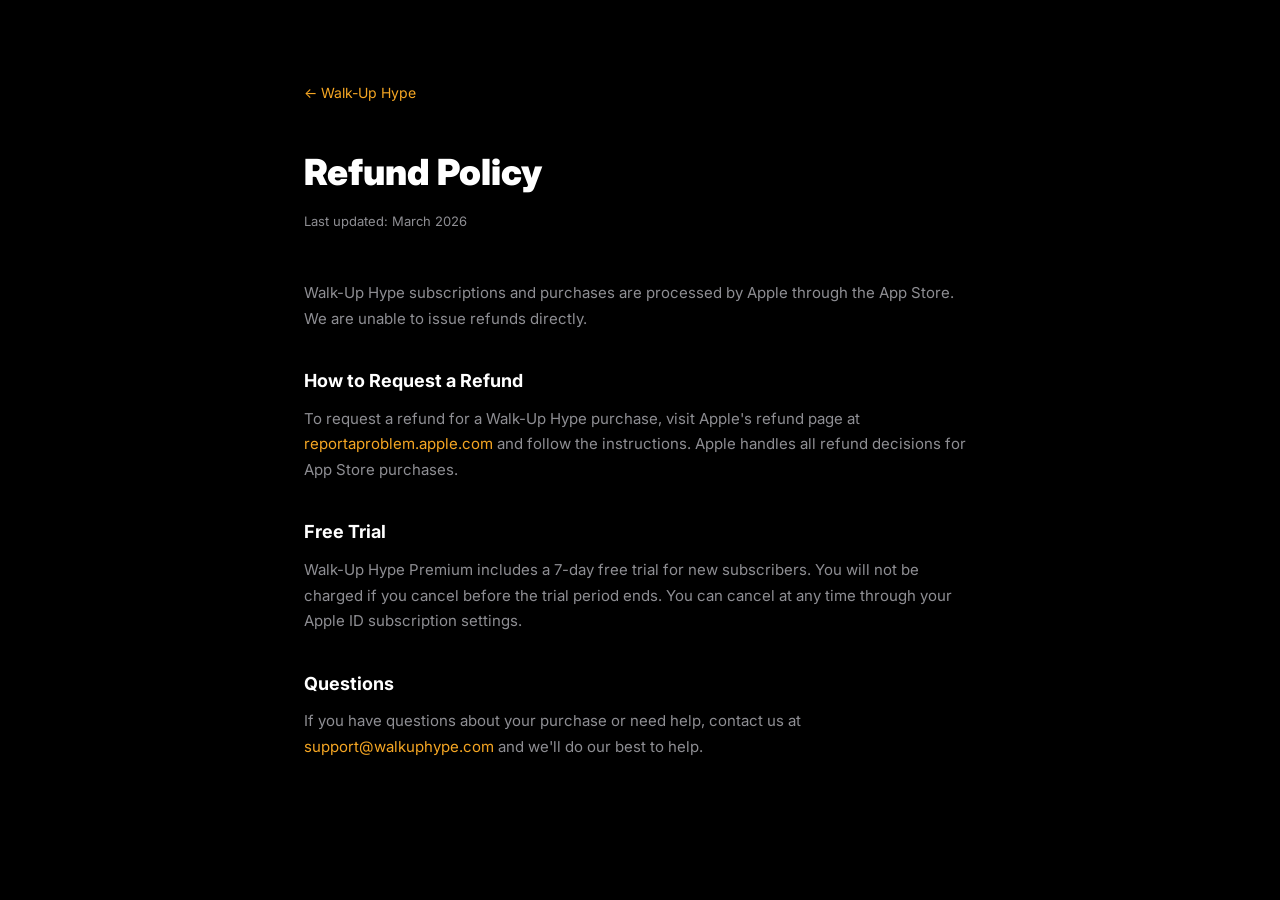
<file: refunds.html>
<!DOCTYPE html>
<html lang="en">
<head>
  <meta charset="UTF-8" />
  <meta name="viewport" content="width=device-width, initial-scale=1.0" />
  <title>Refund Policy — Walk-Up Hype</title>
  <link rel="icon" type="image/png" href="assets/icon.png" />
  <link rel="preconnect" href="https://fonts.googleapis.com" />
  <link rel="preconnect" href="https://fonts.gstatic.com" crossorigin />
  <link href="https://fonts.googleapis.com/css2?family=Inter:wght@400;600;700;900&display=swap" rel="stylesheet" />
  <link rel="stylesheet" href="style.css" />
  <style>
    .legal-inner {
      max-width: 720px;
      margin: 0 auto;
      padding: 80px 24px;
    }
    .legal-inner h1 {
      font-size: 36px;
      font-weight: 900;
      margin-bottom: 8px;
    }
    .legal-inner .updated {
      font-size: 13px;
      color: var(--gray);
      margin-bottom: 48px;
    }
    .legal-inner h2 {
      font-size: 18px;
      font-weight: 700;
      color: var(--white);
      margin: 36px 0 10px;
    }
    .legal-inner p {
      font-size: 15px;
      color: var(--gray);
      line-height: 1.7;
    }
    .legal-inner a {
      color: var(--gold);
    }
    .back-link {
      display: inline-block;
      font-size: 14px;
      color: var(--gold);
      margin-bottom: 40px;
    }
  </style>
</head>
<body>
  <div class="legal-inner">
    <a href="/" class="back-link">&larr; Walk-Up Hype</a>
    <h1>Refund Policy</h1>
    <p class="updated">Last updated: March 2026</p>

    <p>Walk-Up Hype subscriptions and purchases are processed by Apple through the App Store. We are unable to issue refunds directly.</p>

    <h2>How to Request a Refund</h2>
    <p>To request a refund for a Walk-Up Hype purchase, visit Apple's refund page at <a href="https://reportaproblem.apple.com" target="_blank" rel="noopener">reportaproblem.apple.com</a> and follow the instructions. Apple handles all refund decisions for App Store purchases.</p>

    <h2>Free Trial</h2>
    <p>Walk-Up Hype Premium includes a 7-day free trial for new subscribers. You will not be charged if you cancel before the trial period ends. You can cancel at any time through your Apple ID subscription settings.</p>

    <h2>Questions</h2>
    <p>If you have questions about your purchase or need help, contact us at <a href="mailto:support@walkuphype.com">support@walkuphype.com</a> and we'll do our best to help.</p>
  </div>
</body>
</html>
</file>
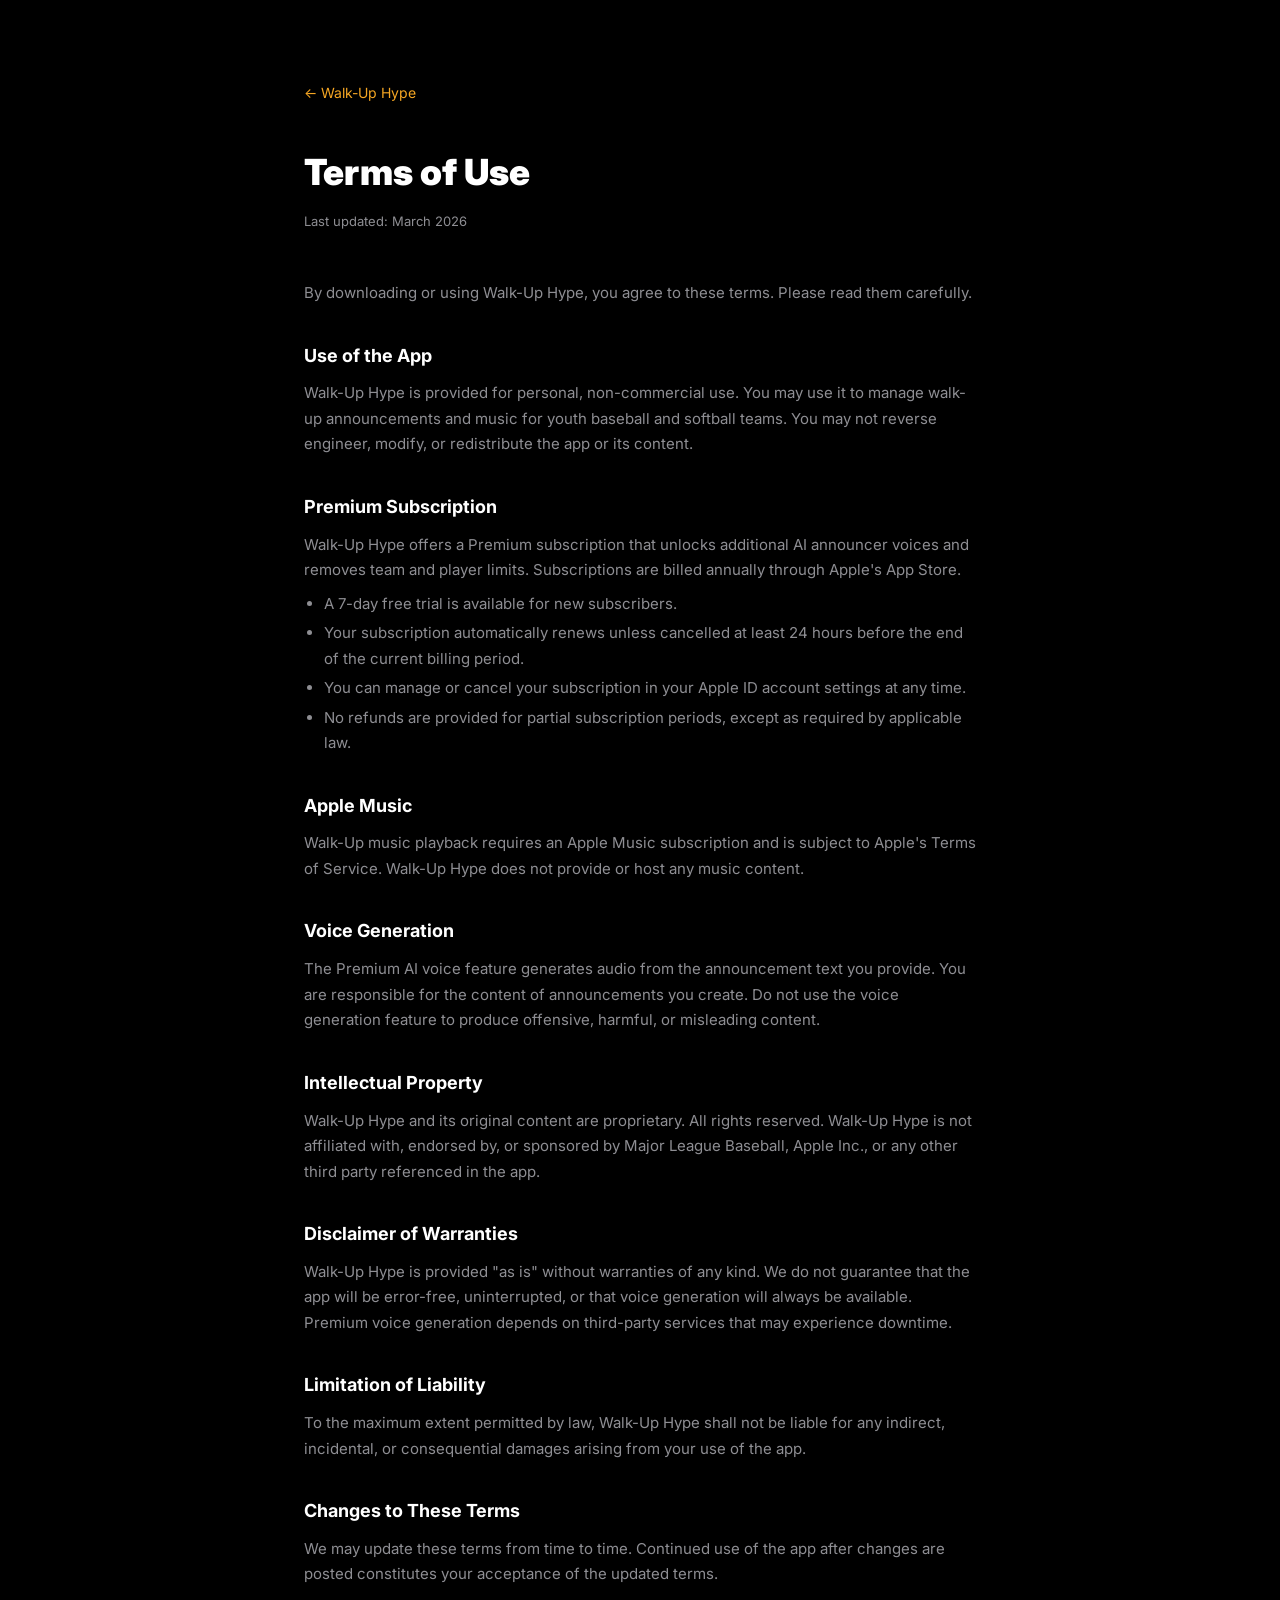
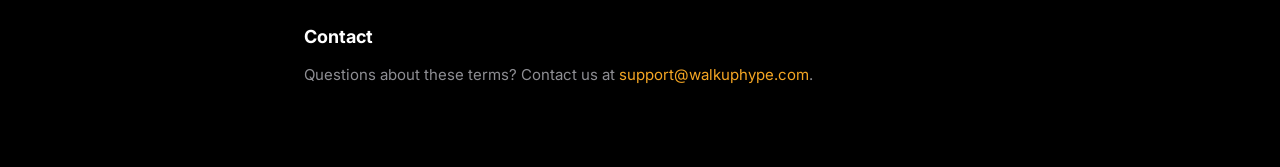
<file: terms.html>
<!DOCTYPE html>
<html lang="en">
<head>
  <meta charset="UTF-8" />
  <meta name="viewport" content="width=device-width, initial-scale=1.0" />
  <title>Terms of Use — Walk-Up Hype</title>
  <link rel="icon" type="image/png" href="assets/icon.png" />
  <link rel="preconnect" href="https://fonts.googleapis.com" />
  <link rel="preconnect" href="https://fonts.gstatic.com" crossorigin />
  <link href="https://fonts.googleapis.com/css2?family=Inter:wght@400;600;700;900&display=swap" rel="stylesheet" />
  <link rel="stylesheet" href="style.css" />
  <style>
    .legal-inner {
      max-width: 720px;
      margin: 0 auto;
      padding: 80px 24px;
    }
    .legal-inner h1 {
      font-size: 36px;
      font-weight: 900;
      margin-bottom: 8px;
    }
    .legal-inner .updated {
      font-size: 13px;
      color: var(--gray);
      margin-bottom: 48px;
    }
    .legal-inner h2 {
      font-size: 18px;
      font-weight: 700;
      color: var(--white);
      margin: 36px 0 10px;
    }
    .legal-inner p, .legal-inner li {
      font-size: 15px;
      color: var(--gray);
      line-height: 1.7;
    }
    .legal-inner ul {
      padding-left: 20px;
      margin: 8px 0;
    }
    .legal-inner li {
      margin-bottom: 4px;
    }
    .legal-inner a {
      color: var(--gold);
    }
    .back-link {
      display: inline-block;
      font-size: 14px;
      color: var(--gold);
      margin-bottom: 40px;
    }
  </style>
</head>
<body>
  <div class="legal-inner">
    <a href="/" class="back-link">&larr; Walk-Up Hype</a>
    <h1>Terms of Use</h1>
    <p class="updated">Last updated: March 2026</p>

    <p>By downloading or using Walk-Up Hype, you agree to these terms. Please read them carefully.</p>

    <h2>Use of the App</h2>
    <p>Walk-Up Hype is provided for personal, non-commercial use. You may use it to manage walk-up announcements and music for youth baseball and softball teams. You may not reverse engineer, modify, or redistribute the app or its content.</p>

    <h2>Premium Subscription</h2>
    <p>Walk-Up Hype offers a Premium subscription that unlocks additional AI announcer voices and removes team and player limits. Subscriptions are billed annually through Apple's App Store.</p>
    <ul>
      <li>A 7-day free trial is available for new subscribers.</li>
      <li>Your subscription automatically renews unless cancelled at least 24 hours before the end of the current billing period.</li>
      <li>You can manage or cancel your subscription in your Apple ID account settings at any time.</li>
      <li>No refunds are provided for partial subscription periods, except as required by applicable law.</li>
    </ul>

    <h2>Apple Music</h2>
    <p>Walk-Up music playback requires an Apple Music subscription and is subject to Apple's Terms of Service. Walk-Up Hype does not provide or host any music content.</p>

    <h2>Voice Generation</h2>
    <p>The Premium AI voice feature generates audio from the announcement text you provide. You are responsible for the content of announcements you create. Do not use the voice generation feature to produce offensive, harmful, or misleading content.</p>

    <h2>Intellectual Property</h2>
    <p>Walk-Up Hype and its original content are proprietary. All rights reserved. Walk-Up Hype is not affiliated with, endorsed by, or sponsored by Major League Baseball, Apple Inc., or any other third party referenced in the app.</p>

    <h2>Disclaimer of Warranties</h2>
    <p>Walk-Up Hype is provided "as is" without warranties of any kind. We do not guarantee that the app will be error-free, uninterrupted, or that voice generation will always be available. Premium voice generation depends on third-party services that may experience downtime.</p>

    <h2>Limitation of Liability</h2>
    <p>To the maximum extent permitted by law, Walk-Up Hype shall not be liable for any indirect, incidental, or consequential damages arising from your use of the app.</p>

    <h2>Changes to These Terms</h2>
    <p>We may update these terms from time to time. Continued use of the app after changes are posted constitutes your acceptance of the updated terms.</p>

    <h2>Contact</h2>
    <p>Questions about these terms? Contact us at <a href="mailto:support@walkuphype.com">support@walkuphype.com</a>.</p>
  </div>
</body>
</html>
</file>
<file: style.css>
/* ============================================================
   Walk-Up Hype — stylesheet
   Mobile-first, dark, single page
   ============================================================ */

/* ---------- Design Tokens ---------- */
:root {
  --black:   #000000;
  --navy:    #1C1C1E;
  --gold:    #F5A623;
  --white:   #FFFFFF;
  --gray:    #8E8E93;
  --radius:  12px;
  --font:    'Inter', system-ui, sans-serif;
  --max-w:   1100px;
  --section-pad: 80px 20px;
}

/* ---------- Reset / Base ---------- */
*, *::before, *::after {
  box-sizing: border-box;
  margin: 0;
  padding: 0;
}

html {
  scroll-behavior: smooth;
}

body {
  background: var(--black);
  color: var(--white);
  font-family: var(--font);
  font-size: 16px;
  line-height: 1.6;
  -webkit-font-smoothing: antialiased;
}

img {
  display: block;
  max-width: 100%;
}

a {
  color: var(--gold);
  text-decoration: none;
  transition: opacity 0.2s;
}

a:hover {
  opacity: 0.8;
}

/* ---------- Utilities ---------- */
.gold { color: var(--gold); }

.section-label {
  font-size: 12px;
  font-weight: 700;
  letter-spacing: 0.15em;
  color: var(--gold);
  text-transform: uppercase;
  font-variant: small-caps;
  text-align: center;
  margin-bottom: 40px;
}

.section-inner {
  max-width: var(--max-w);
  margin: 0 auto;
  padding: var(--section-pad);
}

.desktop-br { display: none; }

/* ---------- Buttons ---------- */
.btn-primary {
  display: inline-block;
  background: var(--gold);
  color: var(--black);
  font-family: var(--font);
  font-size: 16px;
  font-weight: 700;
  padding: 14px 32px;
  border-radius: var(--radius);
  border: none;
  cursor: pointer;
  transition: opacity 0.2s, transform 0.1s;
  text-align: center;
  /* Prevent button from overflowing narrow viewports */
  max-width: 100%;
  word-break: break-word;
}

.btn-primary:hover {
  opacity: 0.9;
  transform: translateY(-1px);
  color: var(--black);
}

.btn-secondary {
  display: inline-block;
  background: transparent;
  color: var(--white);
  font-family: var(--font);
  font-size: 16px;
  font-weight: 600;
  padding: 13px 32px;
  border-radius: var(--radius);
  border: 1px solid rgba(255, 255, 255, 0.2);
  cursor: pointer;
  transition: border-color 0.2s, opacity 0.2s;
  text-align: center;
}

.btn-secondary:hover {
  border-color: rgba(255, 255, 255, 0.5);
  color: var(--white);
  opacity: 1;
}

section[id] {
  scroll-margin-top: 64px;
}

.section-title {
  font-size: clamp(26px, 5vw, 36px);
  font-weight: 900;
  line-height: 1.15;
  letter-spacing: -0.01em;
  text-align: center;
  margin: -24px auto 40px;
  max-width: 640px;
}

/* ============================================================
   NAV
   ============================================================ */
.site-nav {
  position: sticky;
  top: 0;
  z-index: 10;
  background: rgba(0, 0, 0, 0.8);
  backdrop-filter: blur(12px);
  -webkit-backdrop-filter: blur(12px);
  border-bottom: 1px solid rgba(255, 255, 255, 0.08);
}

.nav-inner {
  max-width: var(--max-w);
  margin: 0 auto;
  padding: 12px 20px;
  display: flex;
  align-items: center;
  gap: 24px;
}

.nav-brand {
  display: flex;
  align-items: center;
  gap: 10px;
  font-weight: 700;
  color: var(--white);
  margin-right: auto;
}

.nav-brand img {
  width: 32px;
  height: 32px;
  border-radius: 8px;
}

.nav-links {
  display: none;
  gap: 24px;
  font-size: 14px;
  font-weight: 600;
}

.nav-links a {
  color: var(--gray);
}

.nav-links a:hover {
  color: var(--white);
  opacity: 1;
}

.nav-cta {
  background: var(--gold);
  color: var(--black);
  font-size: 14px;
  font-weight: 700;
  padding: 8px 16px;
  border-radius: 999px;
}

.nav-cta:hover {
  color: var(--black);
}

/* ============================================================
   HERO
   ============================================================ */
#hero {
  background: var(--black);
  display: flex;
  align-items: center;
  justify-content: center;
  padding: 64px 24px;
}

.hero-inner {
  display: flex;
  flex-direction: column;
  align-items: center;
  gap: 40px;
  max-width: var(--max-w);
  width: 100%;
}

.hero-text {
  display: flex;
  flex-direction: column;
  align-items: center;
  text-align: center;
}

.hero-headline {
  font-size: clamp(36px, 9vw, 64px);
  font-weight: 900;
  line-height: 1.05;
  letter-spacing: -0.02em;
  color: var(--white);
  margin-bottom: 16px;
}

.hero-subhead {
  font-size: clamp(15px, 2.5vw, 18px);
  font-weight: 400;
  color: var(--gray);
  margin-bottom: 32px;
  max-width: 440px;
}

.hero-cta {
  display: flex;
  align-items: center;
  gap: 24px;
}

.appstore-badge img {
  width: 180px;
  height: auto;
}

/* Desktop only: a phone can just tap the badge */
.hero-qr {
  display: none;
  align-items: center;
  gap: 12px;
  font-size: 13px;
  line-height: 1.4;
  color: var(--gray);
}

.hero-qr img {
  width: 76px;
  height: 76px;
  border-radius: 8px;
}

.hero-rating {
  font-size: 14px;
  color: var(--white);
  margin-top: 16px;
}

.stars {
  color: var(--gold);
  letter-spacing: 0.1em;
  margin-right: 4px;
}

.hero-footnote {
  font-size: 13px;
  color: var(--gray);
  margin-top: 12px;
}

.hero-devices {
  font-size: 13px;
  font-weight: 600;
  letter-spacing: 0.04em;
  text-transform: uppercase;
  color: var(--gold);
  margin: -8px 0 20px;
}

.hero-video-wrap {
  position: relative;
  width: 100%;
  max-width: 340px;
  border-radius: 20px;
  box-shadow: 0 16px 48px rgba(0, 0, 0, 0.6);
  /* background shows while video loads */
  background: #111;
}

.promo-video {
  /* Block-level, natural flow — avoids iOS Safari autoplay
     bug triggered by position:absolute inside overflow:hidden */
  display: block;
  width: 100%;
  height: auto;
  border-radius: 20px;
}

.video-sound-btn {
  position: absolute;
  bottom: 12px;
  right: 12px;
  background: rgba(0, 0, 0, 0.55);
  backdrop-filter: blur(8px);
  -webkit-backdrop-filter: blur(8px);
  border: 1px solid rgba(255, 255, 255, 0.15);
  border-radius: 999px;
  padding: 6px 12px;
  font-size: 16px;
  cursor: pointer;
  color: var(--white);
  line-height: 1;
  transition: background 0.2s;
}

.video-sound-btn:hover {
  background: rgba(0, 0, 0, 0.8);
}

/* ============================================================
   SCREENSHOTS
   ============================================================ */
.screenshots-section {
  background: var(--navy);
}

.screenshots-row {
  display: flex;
  gap: 16px;
  overflow-x: auto;
  padding-bottom: 8px;
  scroll-snap-type: x mandatory;
  -webkit-overflow-scrolling: touch;
}

/* Centered when it fits, scrollable from the first shot when it doesn't */
.screenshot:first-child { margin-left: auto; }
.screenshot:last-child { margin-right: auto; }

.screenshot {
  width: 190px;
  scroll-snap-align: center;
  height: auto;
  flex-shrink: 0;
  border-radius: 20px;
  border: 1px solid rgba(255, 255, 255, 0.1);
  box-shadow: 0 8px 32px rgba(0, 0, 0, 0.4);
}

/* ============================================================
   VOICES
   ============================================================ */
#voices {
  background: var(--navy);
}

.voices-grid {
  display: grid;
  grid-template-columns: 1fr;
  gap: 12px;
}

.voice-card {
  display: flex;
  align-items: center;
  gap: 16px;
  background: var(--black);
  border: 1px solid rgba(255, 255, 255, 0.06);
  border-radius: var(--radius);
  padding: 16px;
  transition: border-color 0.2s;
}

.voice-card:has(.is-playing) {
  border-color: var(--gold);
  box-shadow: 0 0 20px rgba(245, 166, 35, 0.2);
}

.voice-portrait {
  width: 64px;
  height: 64px;
  border-radius: 50%;
  flex-shrink: 0;
}

.voice-text {
  flex: 1;
  min-width: 0;
}

.voice-text h3 {
  font-size: 16px;
  font-weight: 700;
}

.voice-text p {
  font-size: 13px;
  color: var(--gray);
  line-height: 1.4;
}

.voice-lang {
  display: flex;
  gap: 6px;
}

.voice-play {
  flex-shrink: 0;
  width: 44px;
  height: 44px;
  border-radius: 50%;
  border: none;
  background: rgba(255, 255, 255, 0.1);
  color: var(--white);
  font-family: var(--font);
  font-size: 13px;
  font-weight: 700;
  cursor: pointer;
  display: flex;
  align-items: center;
  justify-content: center;
  transition: background 0.2s;
}

.voice-play:hover {
  background: rgba(255, 255, 255, 0.2);
}

.voice-play.is-playing {
  background: var(--gold);
  color: var(--black);
}

/* Play triangle, or a stop square while playing */
.voice-play-icon {
  width: 0;
  height: 0;
  border-style: solid;
  border-width: 8px 0 8px 13px;
  border-color: transparent transparent transparent currentColor;
  margin-left: 3px;
}

.voice-play.is-playing .voice-play-icon {
  width: 12px;
  height: 12px;
  border: none;
  background: currentColor;
  border-radius: 2px;
  margin-left: 0;
}

.voices-note {
  font-size: 14px;
  color: var(--gray);
  text-align: center;
  margin-top: 28px;
}

.section-sub {
  font-size: 16px;
  color: var(--gray);
  text-align: center;
  max-width: 560px;
  margin: -24px auto 40px;
}

/* ============================================================
   PARENTS PICK
   ============================================================ */
#parents-pick {
  background: var(--black);
}

.steps {
  list-style: none;
  display: grid;
  grid-template-columns: 1fr;
  gap: 16px;
}

.step {
  background: var(--navy);
  border: 1px solid rgba(255, 255, 255, 0.08);
  border-radius: var(--radius);
  padding: 28px 24px;
}

.step-num {
  display: block;
  font-size: 32px;
  font-weight: 900;
  color: var(--gold);
  line-height: 1;
  margin-bottom: 12px;
}

.step h3 {
  font-size: 18px;
  font-weight: 700;
  margin-bottom: 6px;
}

.step p,
.steps-note {
  font-size: 14px;
  color: var(--gray);
  line-height: 1.5;
}

.steps-note {
  text-align: center;
  margin-top: 28px;
}

/* ============================================================
   FOUNDER
   ============================================================ */
#founder {
  background: var(--navy);
}

.founder-inner {
  display: flex;
  flex-direction: column;
  align-items: center;
  text-align: center;
}

.founder-text {
  font-size: 17px;
  color: var(--gray);
  line-height: 1.7;
  max-width: 640px;
  margin-bottom: 32px;
}

/* ============================================================
   DEVICES
   ============================================================ */
#devices {
  background: var(--black);
}

.devices-grid {
  display: grid;
  grid-template-columns: 1fr;
  gap: 20px;
}

.device-card {
  background: var(--navy);
  border: 1px solid rgba(255, 255, 255, 0.06);
  border-radius: var(--radius);
  overflow: hidden;
}

.device-card img {
  width: 100%;
  height: auto;
}

.device-card figcaption {
  padding: 20px 24px 24px;
}

.device-card h3 {
  font-size: 17px;
  font-weight: 700;
  margin-bottom: 6px;
}

.device-card p,
.devices-note {
  font-size: 14px;
  color: var(--gray);
  line-height: 1.5;
}

.devices-note {
  text-align: center;
  margin-top: 28px;
}

.devices-note strong {
  color: var(--white);
}

/* ============================================================
   REVIEWS
   ============================================================ */
#reviews {
  background: var(--black);
}

.reviews-grid {
  display: grid;
  grid-template-columns: 1fr;
  gap: 16px;
}

.review-card {
  background: var(--navy);
  border: 1px solid rgba(255, 255, 255, 0.08);
  border-radius: var(--radius);
  padding: 24px;
  display: flex;
  flex-direction: column;
  gap: 8px;
}

.review-stars {
  color: var(--gold);
  letter-spacing: 0.1em;
}

.review-title {
  font-weight: 700;
}

.review-card blockquote {
  font-size: 15px;
  color: var(--gray);
  line-height: 1.6;
  flex: 1;
}

.review-card figcaption {
  font-size: 13px;
  color: var(--gray);
  opacity: 0.8;
}

/* ============================================================
   FEATURES
   ============================================================ */
#features {
  background: var(--navy);
}

.features-grid {
  display: grid;
  grid-template-columns: 1fr;
  gap: 16px;
}

.feature-card {
  background: var(--black);
  border-radius: var(--radius);
  border: 1px solid rgba(255, 255, 255, 0.06);
  padding: 28px 24px;
  transition: border-color 0.2s, transform 0.2s;
}

.feature-card:hover {
  border-color: rgba(245, 166, 35, 0.3);
  transform: translateY(-2px);
}

.feature-icon {
  font-size: 28px;
  display: block;
  margin-bottom: 12px;
}

.feature-card h3 {
  font-size: 17px;
  font-weight: 700;
  margin-bottom: 6px;
  color: var(--white);
}

.feature-card p {
  font-size: 14px;
  color: var(--gray);
  line-height: 1.5;
}

/* ============================================================
   PRICING
   ============================================================ */
#pricing {
  background: var(--navy);
}

.pricing-cards {
  display: flex;
  flex-direction: column;
  gap: 20px;
  max-width: 640px;
  margin: 0 auto;
}

.pricing-card {
  background: var(--black);
  border-radius: var(--radius);
  border: 1px solid rgba(255, 255, 255, 0.08);
  padding: 36px 28px;
  display: flex;
  flex-direction: column;
  gap: 20px;
}

.pricing-card--premium {
  border-color: var(--gold);
  box-shadow: 0 0 24px rgba(245, 166, 35, 0.2);
}

.pricing-tier {
  font-size: 22px;
  font-weight: 700;
  color: var(--white);
}

.pricing-price {
  font-size: 40px;
  font-weight: 900;
  color: var(--white);
  line-height: 1;
}

.pricing-price span {
  font-size: 16px;
  font-weight: 400;
  color: var(--gray);
}

.pricing-trial {
  font-size: 13px;
  color: var(--gold);
  font-weight: 600;
  margin-top: -12px;
}

.pricing-features {
  list-style: none;
  display: flex;
  flex-direction: column;
  gap: 10px;
  padding: 0;
  margin: 0;
}

.pricing-features li {
  font-size: 15px;
  color: var(--gray);
  padding-left: 4px;
}

.pricing-card .btn-primary,
.pricing-card .btn-secondary {
  width: 100%;
}

/* ============================================================
   FAQ
   ============================================================ */
#faq {
  background: var(--black);
}

.faq-list {
  display: flex;
  flex-direction: column;
  gap: 0;
  max-width: 720px;
  margin: 0 auto;
}

.faq-item {
  border-bottom: 1px solid rgba(255, 255, 255, 0.08);
}

.faq-item:first-child {
  border-top: 1px solid rgba(255, 255, 255, 0.08);
}

/* Remove default disclosure triangle */
.faq-item summary {
  list-style: none;
}
.faq-item summary::-webkit-details-marker {
  display: none;
}

.faq-q {
  display: flex;
  justify-content: space-between;
  align-items: center;
  gap: 16px;
  font-size: 16px;
  font-weight: 700;
  color: var(--white);
  line-height: 1.3;
  padding: 22px 0;
  cursor: pointer;
  user-select: none;
  transition: color 0.2s;
}

.faq-q:hover {
  color: var(--gold);
}

/* Chevron icon via pseudo-element */
.faq-q::after {
  content: '+';
  font-size: 22px;
  font-weight: 300;
  color: var(--gold);
  flex-shrink: 0;
  transition: transform 0.2s;
  line-height: 1;
}

.faq-item[open] .faq-q::after {
  transform: rotate(45deg);
}

.faq-a {
  font-size: 15px;
  color: var(--gray);
  line-height: 1.6;
  max-width: 640px;
  padding-bottom: 22px;
}

/* ============================================================
   FOOTER
   ============================================================ */
#footer {
  background: var(--black);
  border-top: 1px solid rgba(255, 255, 255, 0.08);
}

.footer-inner {
  max-width: var(--max-w);
  margin: 0 auto;
  padding: 48px 24px;
  display: flex;
  flex-direction: column;
  align-items: center;
  gap: 20px;
  text-align: center;
}

.footer-brand {
  display: flex;
  align-items: center;
  gap: 10px;
}

.footer-icon {
  width: 32px;
  height: 32px;
  border-radius: 8px;
  object-fit: cover;
}

.footer-wordmark {
  font-size: 16px;
  font-weight: 700;
  color: var(--white);
}

.footer-links {
  display: flex;
  align-items: center;
  gap: 10px;
  font-size: 14px;
  color: var(--gray);
}

.footer-links a {
  color: var(--gray);
  transition: color 0.2s;
}

.footer-links a:hover {
  color: var(--white);
}

.footer-social {
  display: flex;
  align-items: center;
  gap: 20px;
}

.footer-social a {
  color: var(--gray);
  transition: color 0.2s;
  display: flex;
  align-items: center;
}

.footer-social a:hover {
  color: var(--gold);
}

.footer-legal {
  font-size: 12px;
  color: var(--gray);
  max-width: 480px;
  line-height: 1.5;
}

/* ============================================================
   RESPONSIVE — ≥ 768px (2-col grids, side-by-side cards)
   ============================================================ */
@media (min-width: 768px) {
  .nav-links {
    display: flex;
  }

  .voices-grid {
    grid-template-columns: repeat(2, 1fr);
  }

  .reviews-grid {
    grid-template-columns: repeat(3, 1fr);
  }

  .devices-grid {
    grid-template-columns: repeat(2, 1fr);
  }

  .steps {
    grid-template-columns: repeat(3, 1fr);
  }

  .features-grid {
    grid-template-columns: repeat(2, 1fr);
  }

  .pricing-cards {
    flex-direction: row;
    max-width: 100%;
  }

  .pricing-card {
    flex: 1;
  }
}

/* ============================================================
   RESPONSIVE — ≥ 900px (hero side-by-side)
   ============================================================ */
@media (min-width: 900px) {
  #hero {
    padding: 80px 40px;
  }

  .hero-inner {
    flex-direction: row;
    align-items: center;
    gap: 60px;
  }

  .hero-text {
    align-items: flex-start;
    text-align: left;
    flex: 1;
  }

  .hero-subhead {
    max-width: 100%;
  }

  .hero-qr {
    display: flex;
  }

  .hero-video-wrap {
    flex: 0 0 auto;
    width: 320px;
    max-width: 360px;
  }
}

/* ============================================================
   RESPONSIVE — ≥ 1024px (3-col features, full layout)
   ============================================================ */
@media (min-width: 1024px) {
  .features-grid {
    grid-template-columns: repeat(3, 1fr);
  }

  .section-inner {
    padding: 100px 40px;
  }
}
</file>
